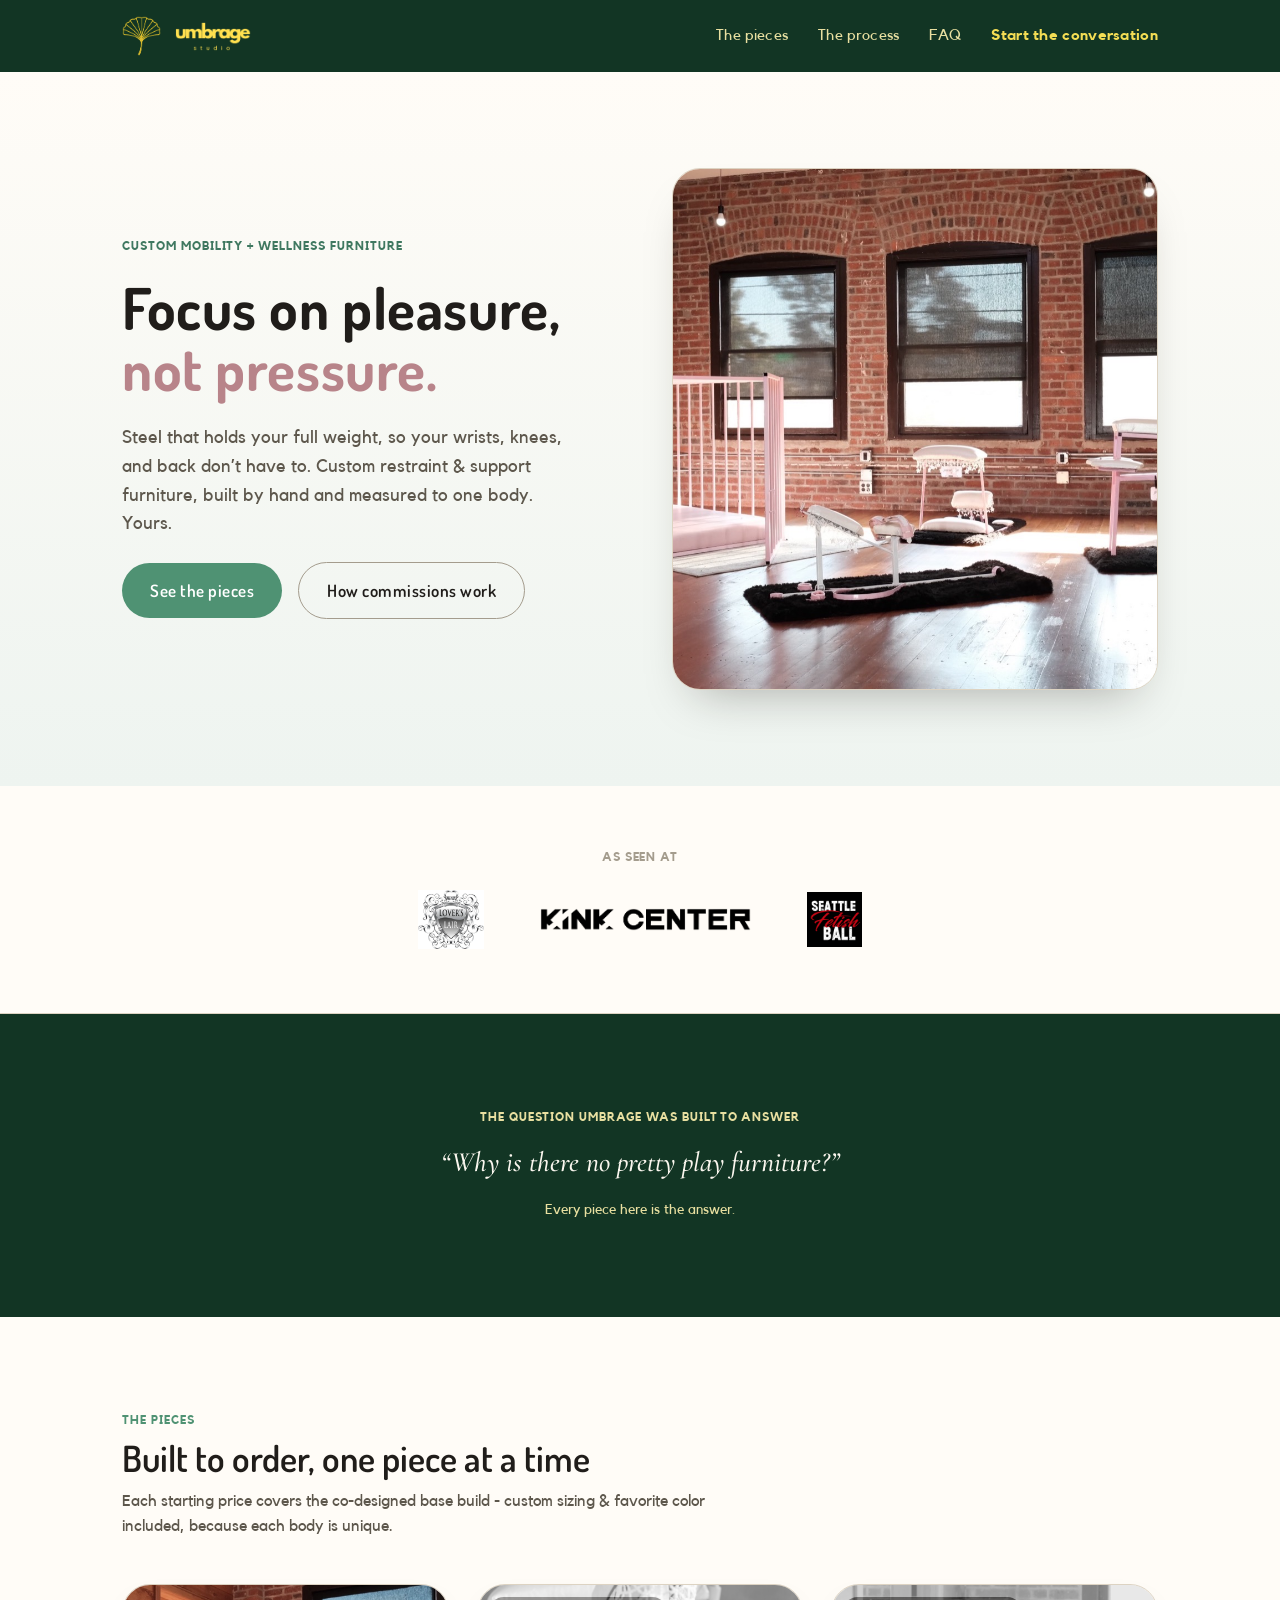
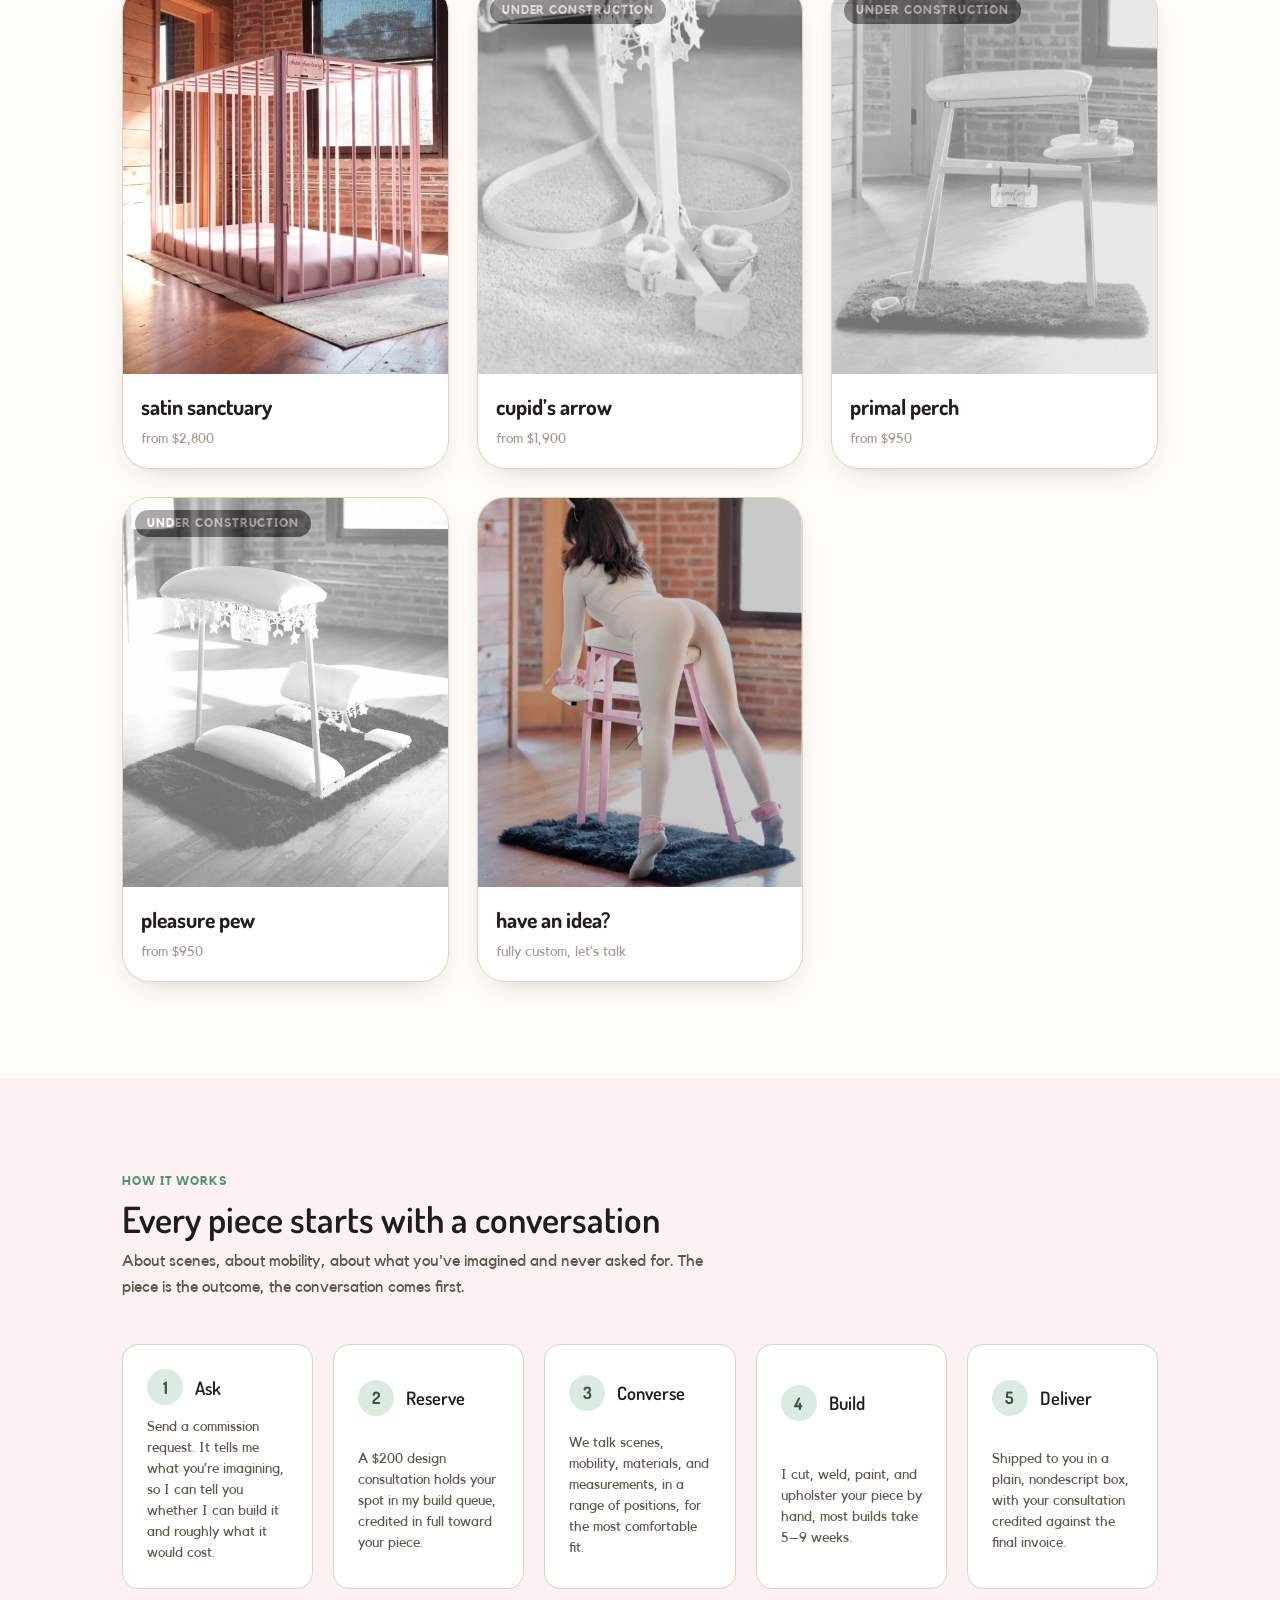
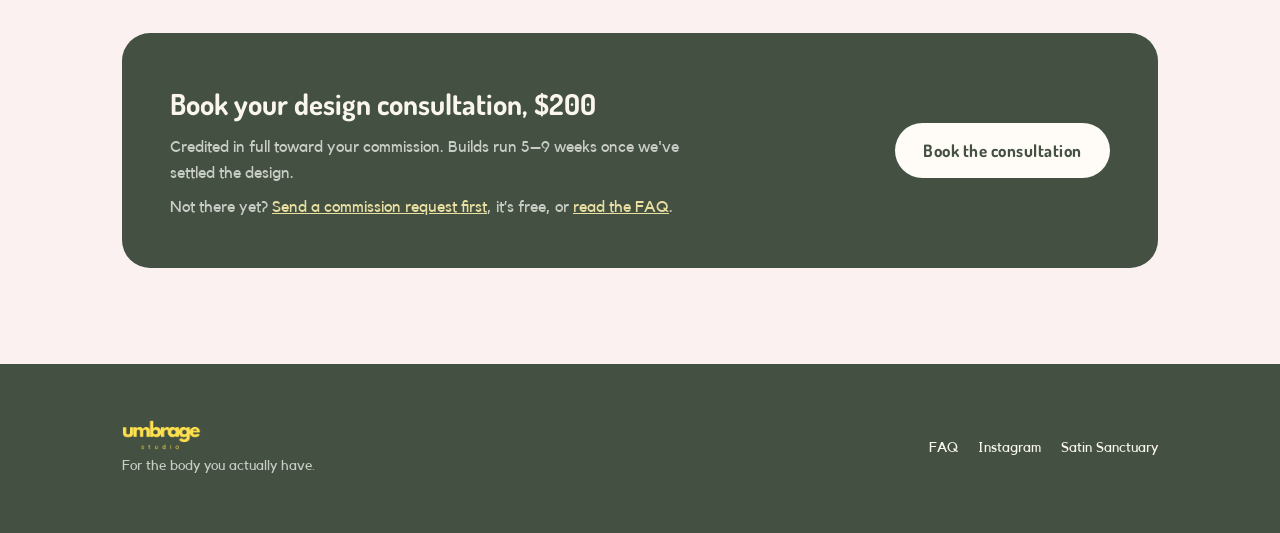
<file: index.html>
<!DOCTYPE html>
<html lang="en">
<head>
  <meta charset="utf-8">
  <meta name="viewport" content="width=device-width, initial-scale=1">
  <title>Umbrage Studio — custom mobility + wellness furniture</title>
  <meta name="description" content="Custom restraint &amp; support furniture, built by hand and measured to one body. Yours.">
  <link rel="icon" type="image/png" href="assets/ds/logo-ginkgo.png">
  <link rel="preload" href="assets/fonts/Kollektif.woff2" as="font" type="font/woff2" crossorigin>
  <link rel="preconnect" href="https://fonts.googleapis.com">
  <link rel="preconnect" href="https://fonts.gstatic.com" crossorigin>
  <link rel="stylesheet" href="https://fonts.googleapis.com/css2?family=Dosis:wght@400;500;600;700&amp;family=Cormorant+Garamond:ital,wght@0,500;1,500&amp;display=swap">
  <link rel="stylesheet" href="css/tokens.css">
  <link rel="stylesheet" href="css/site.css">
</head>
<body class="page-home">

  <!-- sticky nav -->
  <nav class="site-nav">
    <div class="nav-row">
      <a class="nav-brand" href="index.html">
        <img loading="eager" width="206" height="212" class="nav-ginkgo" src="assets/ds/logo-ginkgo.png" alt="">
        <img loading="eager" width="356" height="135" class="nav-wordmark" src="assets/ds/wordmark.png" alt="umbrage studio">
      </a>
      <div class="nav-links">
        <a href="#pieces">The pieces</a>
        <a href="#process">The process</a>
        <a href="faq.html">FAQ</a>
        <a class="nav-cta" href="request.html">Start the conversation</a>
      </div>
      <button class="nav-burger" aria-label="Menu" aria-expanded="false">
        <span></span><span></span><span></span>
      </button>
    </div>
    <div class="nav-panel">
      <div class="nav-panel-inner">
        <a href="#pieces">the pieces</a>
        <a href="#process">the process</a>
        <a href="faq.html">faq</a>
        <a href="request.html">start the conversation</a>
      </div>
    </div>
  </nav>

  <!-- hero -->
  <section class="hero">
    <div class="hero-grid">
      <div class="hero-copy">
        <span class="eyebrow eyebrow--green">Custom mobility + wellness furniture</span>
        <h1>Focus on pleasure,<br><span class="accent">not pressure.</span></h1>
        <p class="hero-lede">Steel that holds your full weight, so your wrists, knees, and back don&rsquo;t have to. Custom restraint &amp; support furniture, built by hand and measured to one body. Yours.</p>
        <div class="hero-actions">
          <a class="btn btn--primary" href="#pieces">See the pieces</a>
          <a class="btn btn--outline" href="#process">How commissions work</a>
        </div>
      </div>
      <div class="hero-image">
        <img fetchpriority="high" loading="eager" width="1400" height="939" src="assets/site/hero-dscf6725.jpeg" alt="Dusty-rose steel piece in a lived-in interior">
      </div>
    </div>
  </section>

  <!-- as seen at -->
  <section class="asa asa--under-hero asa--marquee-on-mobile">
    <div class="asa-inner">
      <div class="eyebrow eyebrow--muted">As seen at</div>
      <div class="asa-row">
        <div class="asa-tile asa-tile--lovers"><img loading="lazy" width="452" height="400" src="uploads/qt=q_95.webp" alt="Lover&rsquo;s Lair"></div>
        <div class="asa-tile asa-tile--kink"><img loading="lazy" width="1010" height="110" src="uploads/logo-horizontal.0ki7zzqfxugwg.png" alt="Kink Center"></div>
        <div class="asa-tile asa-tile--sfb"><img loading="lazy" width="300" height="300" src="uploads/SFB_Full_Dark2.png" alt="Seattle Fetish Ball"></div>
      </div>
      <div class="asa-marquee" aria-hidden="true">
        <div class="asa-marquee-track">
          <img loading="lazy" width="452" height="400" class="logo-lovers" src="uploads/qt=q_95.webp" alt="">
          <img loading="lazy" width="1010" height="110" class="logo-kink" src="uploads/logo-horizontal.0ki7zzqfxugwg.png" alt="">
          <img loading="lazy" width="300" height="300" class="logo-sfb" src="uploads/SFB_Full_Dark2.png" alt="">
          <img loading="lazy" width="452" height="400" class="logo-lovers" src="uploads/qt=q_95.webp" alt="">
          <img loading="lazy" width="1010" height="110" class="logo-kink" src="uploads/logo-horizontal.0ki7zzqfxugwg.png" alt="">
          <img loading="lazy" width="300" height="300" class="logo-sfb" src="uploads/SFB_Full_Dark2.png" alt="">
        </div>
      </div>
    </div>
  </section>

  <!-- pull-quote -->
  <section class="pull-quote">
    <div class="pull-quote-inner">
      <span class="eyebrow eyebrow--gold">The question Umbrage was built to answer</span>
      <blockquote>&ldquo;Why is there no pretty play furniture?&rdquo;</blockquote>
      <cite>Every piece here is the answer.</cite>
    </div>
  </section>

  <!-- the pieces -->
  <section id="pieces" class="section">
    <div class="section-inner">
      <div class="section-header">
        <div class="eyebrow">The pieces</div>
        <h2>Built to order, one piece at a time</h2>
        <p>Each starting price covers the co-designed base build - custom sizing &amp; favorite color included, because each body is unique.</p>
      </div>
      <div class="pieces-grid">
        <a class="piece-card" href="satin-sanctuary.html">
          <div class="piece-card-body">
            <img loading="lazy" width="500" height="700" src="assets/site/satin-sanctuary.webp" alt="satin sanctuary">
            <div class="piece-card-text">
              <div class="piece-name">satin sanctuary</div>
              <div class="piece-price">from $2,800</div>
            </div>
          </div>
        </a>
        <!-- Not linked yet. To publish: swap this div back to
             <a class="piece-card" href="cupids-arrow.html"> ... </a>
             and delete the piece-badge span below. -->
        <div class="piece-card piece-card--wip">
          <div class="piece-card-body">
            <span class="piece-badge">Under construction</span>
            <img loading="lazy" width="700" height="839" src="assets/site/cupids-arrow.jpg" alt="cupid&rsquo;s arrow">
            <div class="piece-card-text">
              <div class="piece-name">cupid&rsquo;s arrow</div>
              <div class="piece-price">from $1,900</div>
            </div>
          </div>
        </div>
        <!-- Not linked yet. To publish: swap this div back to
             <a class="piece-card" href="primal-perch.html"> ... </a>
             and delete the piece-badge span below. -->
        <div class="piece-card piece-card--wip">
          <div class="piece-card-body">
            <span class="piece-badge">Under construction</span>
            <img loading="lazy" width="500" height="700" src="assets/site/primal-perch.webp" alt="primal perch">
            <div class="piece-card-text">
              <div class="piece-name">primal perch</div>
              <div class="piece-price">from $950</div>
            </div>
          </div>
        </div>
        <!-- Not linked yet. To publish: swap this div back to
             <a class="piece-card" href="pleasure-pew.html"> ... </a>
             and delete the piece-badge span below. -->
        <div class="piece-card piece-card--wip">
          <div class="piece-card-body">
            <span class="piece-badge">Under construction</span>
            <img loading="lazy" width="500" height="700" src="assets/site/pleasure-pew.webp" alt="pleasure pew">
            <div class="piece-card-text">
              <div class="piece-name">pleasure pew</div>
              <div class="piece-price">from $950</div>
            </div>
          </div>
        </div>
        <a class="piece-card" href="request.html">
          <div class="piece-card-body">
            <img loading="lazy" width="500" height="700" src="assets/site/have-an-idea.webp" alt="have an idea?">
            <div class="piece-card-text">
              <div class="piece-name">have an idea?</div>
              <div class="piece-price">fully custom, let&rsquo;s talk</div>
            </div>
          </div>
        </a>
      </div>
    </div>
  </section>

  <!-- how it works -->
  <section id="process" class="section section--pink">
    <div class="section-inner">
      <div class="section-header">
        <div class="eyebrow">How it works</div>
        <h2>Every piece starts with a conversation</h2>
        <p>About scenes, about mobility, about what you've imagined and never asked for. The piece is the outcome, the conversation comes first.</p>
      </div>
      <div class="steps-grid">
        <div class="step-card">
          <div class="step-num">1</div>
          <div class="step-title">Ask</div>
          <p>Send a commission request. It tells me what you&rsquo;re imagining, so I can tell you whether I can build it and roughly what it would cost.</p>
        </div>
        <div class="step-card">
          <div class="step-num">2</div>
          <div class="step-title">Reserve</div>
          <p>A $200 design consultation holds your spot in my build queue, credited in full toward your piece.</p>
        </div>
        <div class="step-card">
          <div class="step-num">3</div>
          <div class="step-title">Converse</div>
          <p>We talk scenes, mobility, materials, and measurements, in a range of positions, for the most comfortable fit.</p>
        </div>
        <div class="step-card">
          <div class="step-num">4</div>
          <div class="step-title">Build</div>
          <p>I cut, weld, paint, and upholster your piece by hand, most builds take 5&ndash;9 weeks.</p>
        </div>
        <div class="step-card">
          <div class="step-num">5</div>
          <div class="step-title">Deliver</div>
          <p>Shipped to you in a plain, nondescript box, with your consultation credited against the final invoice.</p>
        </div>
      </div>
      <div class="consult-cta">
        <div class="consult-cta-copy">
          <div class="consult-cta-title">Book your design consultation, $200</div>
          <p>Credited in full toward your commission. Builds run 5&ndash;9 weeks once we've settled the design.</p>
          <p>Not there yet? <a style="color: var(--gold-eyebrow);" href="request.html">Send a commission request first</a>, it&rsquo;s free, or <a href="faq.html" style="color: var(--gold-eyebrow);">read the FAQ</a>.</p>
        </div>
        <a class="btn btn--cream" href="booking.html">Book the consultation</a>
      </div>
    </div>
  </section>

  <!-- footer -->
  <footer class="site-footer">
    <div class="site-footer-inner">
      <div class="site-footer-brand">
        <img loading="lazy" width="356" height="135" src="assets/ds/wordmark.png" alt="umbrage studio">
        <p>For the body you actually have.</p>
      </div>
      <div class="site-footer-links">
        <a href="faq.html">FAQ</a>
        <a href="https://www.instagram.com/umbragestudio" target="_blank" rel="noopener">Instagram</a>
        <a href="satin-sanctuary.html">Satin Sanctuary</a>
      </div>
    </div>
  </footer>

  <script src="js/site.js"></script>
</body>
</html>
</file>
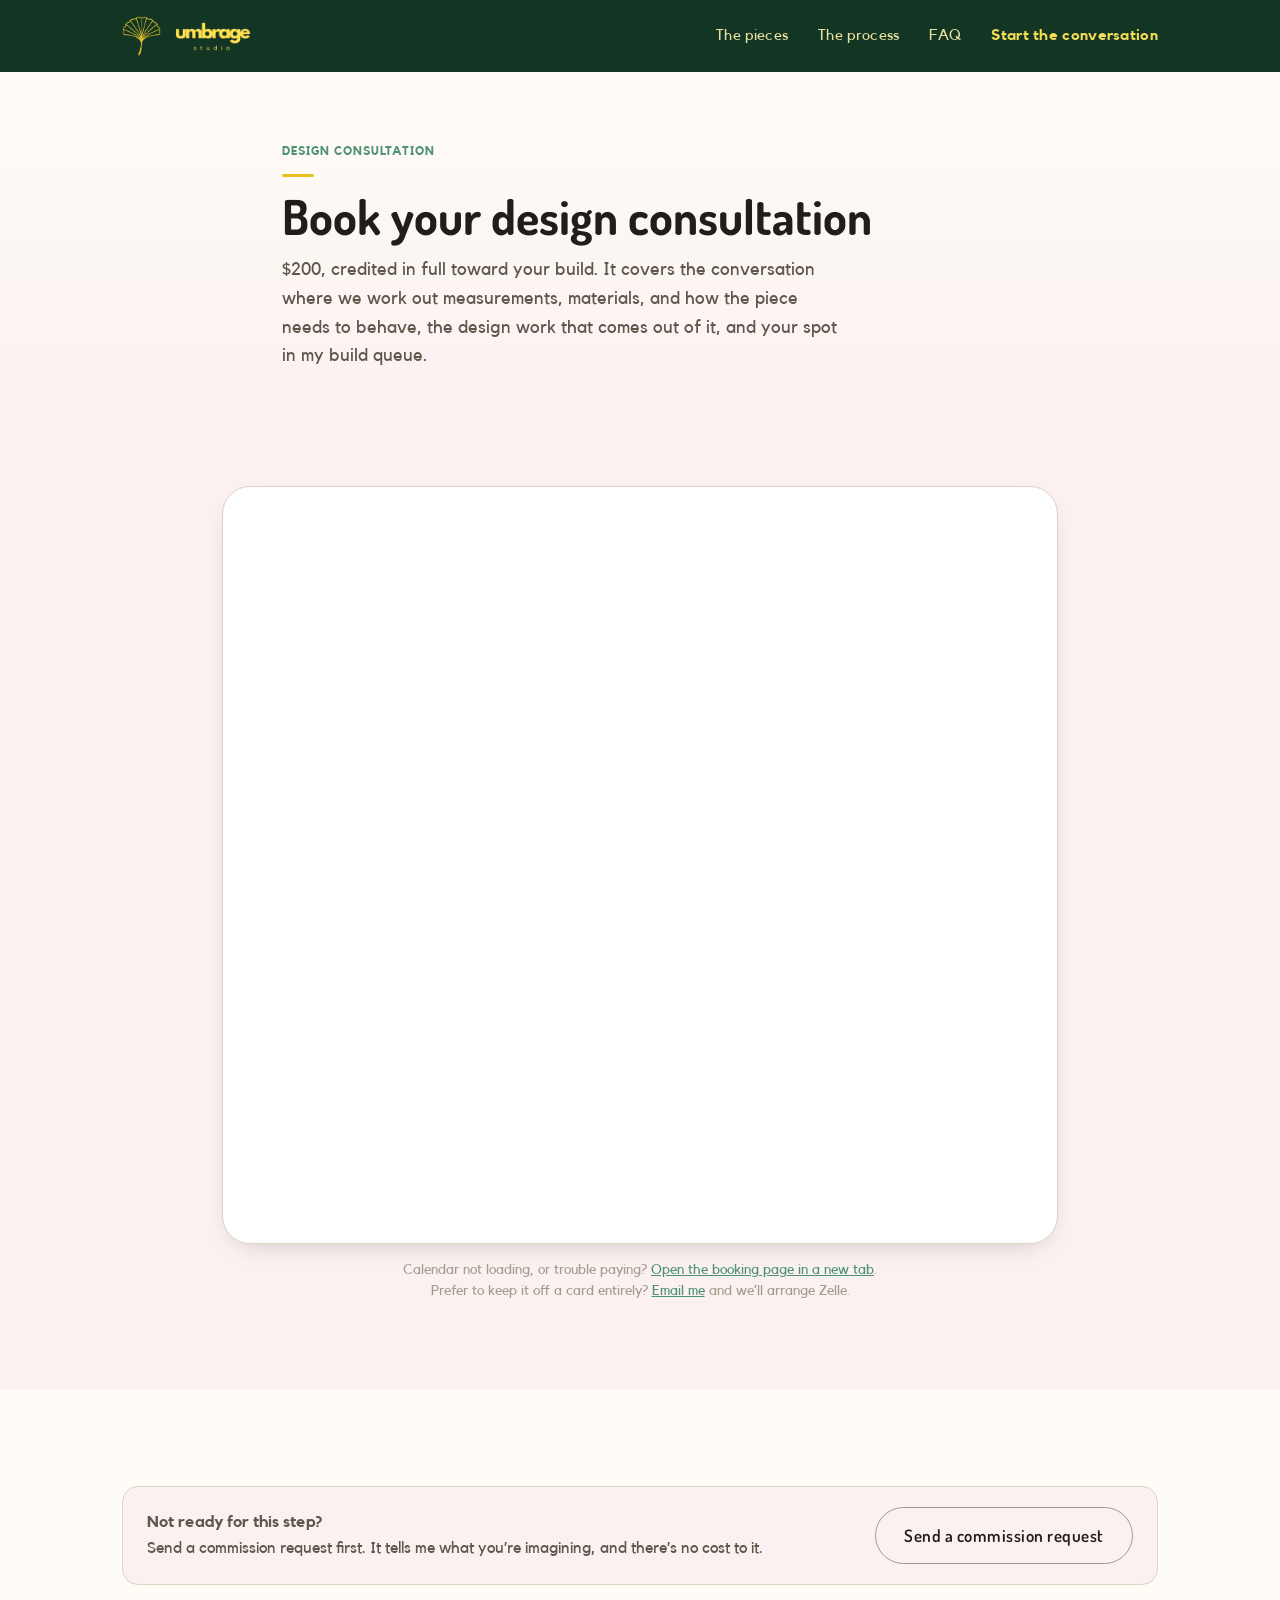
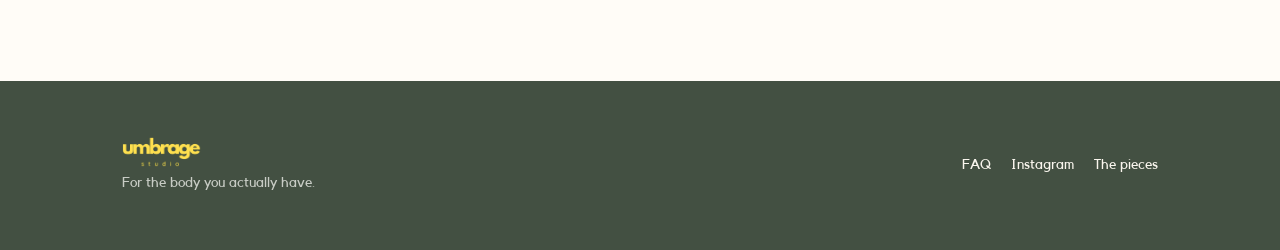
<file: booking.html>
<!DOCTYPE html>
<html lang="en">
<head>
  <meta charset="utf-8">
  <meta name="viewport" content="width=device-width, initial-scale=1">
  <title>Book a design consultation — Umbrage Studio</title>
  <meta name="description" content="Book your $200 design consultation. Credited in full toward your build.">
  <link rel="icon" type="image/png" href="assets/ds/logo-ginkgo.png">
  <link rel="preload" href="assets/fonts/Kollektif.woff2" as="font" type="font/woff2" crossorigin>
  <link rel="preconnect" href="https://fonts.googleapis.com">
  <link rel="preconnect" href="https://fonts.gstatic.com" crossorigin>
  <link rel="stylesheet" href="https://fonts.googleapis.com/css2?family=Dosis:wght@400;500;600;700&amp;family=Cormorant+Garamond:ital,wght@0,500;1,500&amp;display=swap">
  <link rel="stylesheet" href="css/tokens.css">
  <link rel="stylesheet" href="css/site.css">
</head>
<body class="page-booking">

  <!-- sticky nav -->
  <nav class="site-nav">
    <div class="nav-row">
      <a class="nav-brand" href="index.html">
        <img loading="eager" width="206" height="212" class="nav-ginkgo" src="assets/ds/logo-ginkgo.png" alt="">
        <img loading="eager" width="356" height="135" class="nav-wordmark" src="assets/ds/wordmark.png" alt="umbrage studio">
      </a>
      <div class="nav-links">
        <a href="index.html#pieces">The pieces</a>
        <a href="index.html#process">The process</a>
        <a href="faq.html">FAQ</a>
        <a class="nav-cta" href="request.html">Start the conversation</a>
      </div>
      <button class="nav-burger" aria-label="Menu" aria-expanded="false">
        <span></span><span></span><span></span>
      </button>
    </div>
    <div class="nav-panel">
      <div class="nav-panel-inner">
        <a href="index.html#pieces">the pieces</a>
        <a href="index.html#process">the process</a>
        <a href="faq.html">faq</a>
        <a href="request.html">start the conversation</a>
      </div>
    </div>
  </nav>

  <!-- header -->
  <header class="page-header">
    <div class="page-header-inner">
      <span class="eyebrow">Design consultation</span>
      <div class="gold-tick"></div>
      <h1>Book your design consultation</h1>
      <p>$200, credited in full toward your build. It covers the conversation where we work out measurements, materials, and how the piece needs to behave, the design work that comes out of it, and your spot in my build queue.</p>
    </div>
  </header>

  <!-- the calendar -->
  <section class="section section--pink">
    <div class="form-inner form-inner--wide">
      <div class="form-embed form-embed--calendar">
        <!-- Pointed at the custom domain, not umbrage.neetocal.com, so the
             booking session stays same-site as umbrage.studio and its cookies
             survive browser tracking protection. dynamicHeight makes NeetoCal
             post its height as it changes; js/site.js resizes the frame. -->
        <iframe
          id="booking-frame"
          src="https://meeting.umbrage.studio/design-consultation?dynamicHeight=true"
          title="Book a design consultation"
          allow="payment *"></iframe>
      </div>
      <p class="form-fallback">Calendar not loading, or trouble paying? <a href="https://meeting.umbrage.studio/design-consultation" target="_blank" rel="noopener">Open the booking page in a new tab</a>.<br>Prefer to keep it off a card entirely? <a href="mailto:umbragestudio@gmail.com?subject=Design%20consultation%20by%20Zelle">Email me</a> and we&rsquo;ll arrange Zelle.</p>
    </div>
  </section>

  <!-- not ready yet -->
  <section class="section">
    <div class="section-inner">
      <div class="callout callout--pink">
        <p><strong>Not ready for this step?</strong><br>Send a commission request first. It tells me what you&rsquo;re imagining, and there&rsquo;s no cost to it.</p>
        <a class="btn btn--outline" href="request.html">Send a commission request</a>
      </div>
    </div>
  </section>

  <!-- footer -->
  <footer class="site-footer">
    <div class="site-footer-inner">
      <div class="site-footer-brand">
        <img loading="lazy" width="356" height="135" src="assets/ds/wordmark.png" alt="umbrage studio">
        <p>For the body you actually have.</p>
      </div>
      <div class="site-footer-links">
        <a href="faq.html">FAQ</a>
        <a href="https://www.instagram.com/umbragestudio" target="_blank" rel="noopener">Instagram</a>
        <a href="index.html#pieces">The pieces</a>
      </div>
    </div>
  </footer>

  <script src="js/site.js"></script>
</body>
</html>
</file>
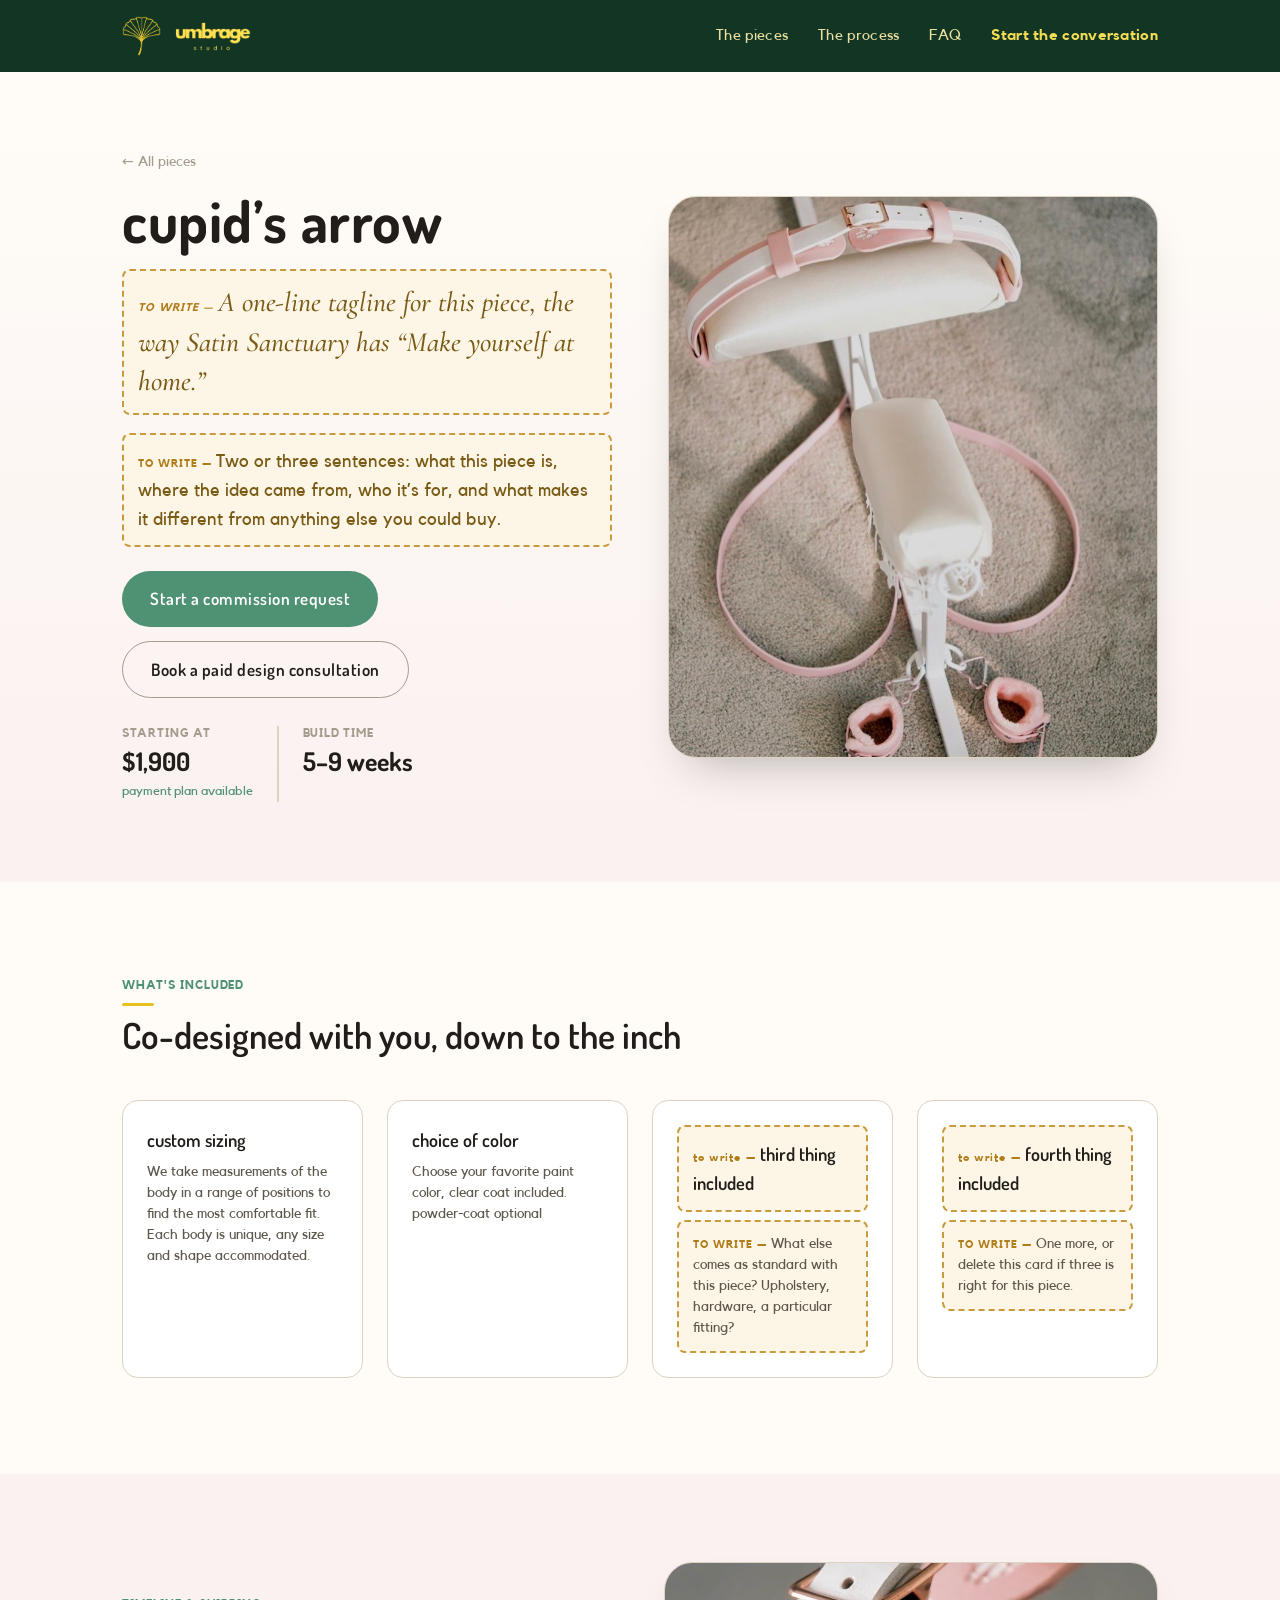
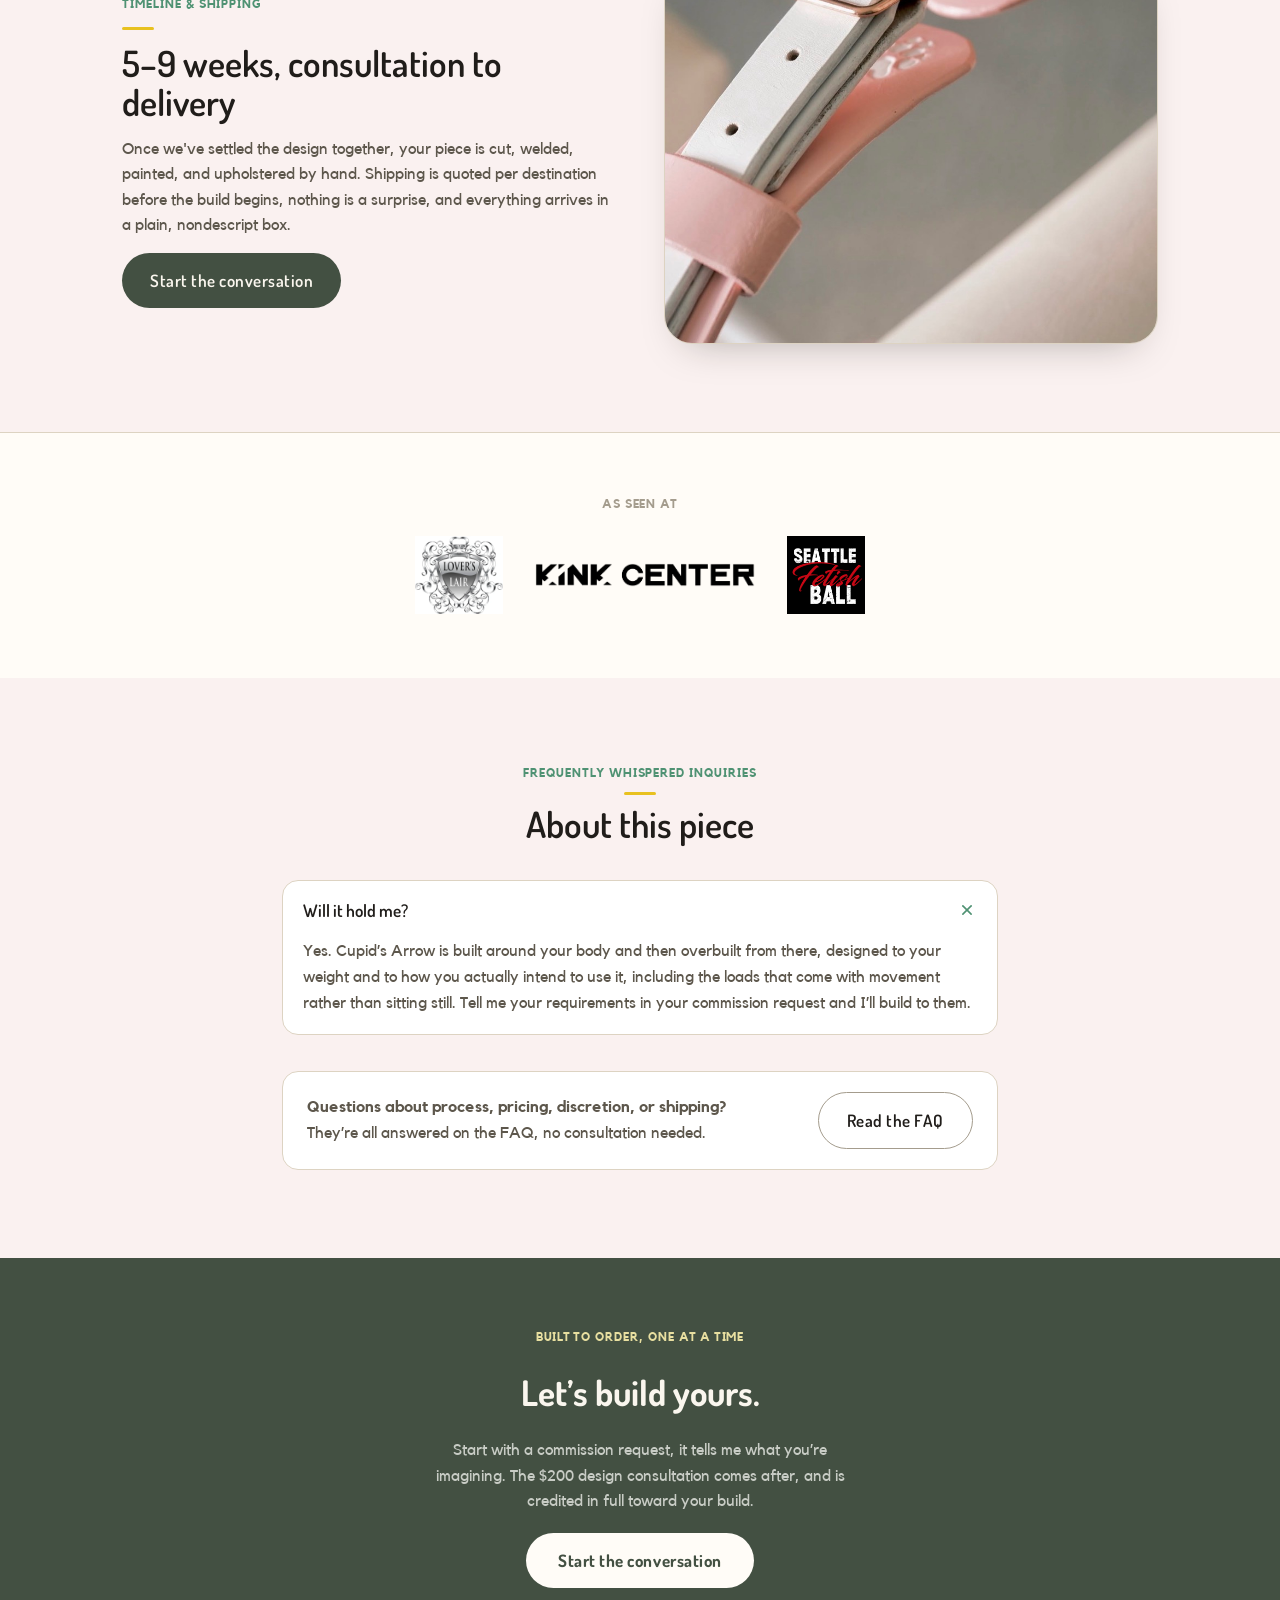
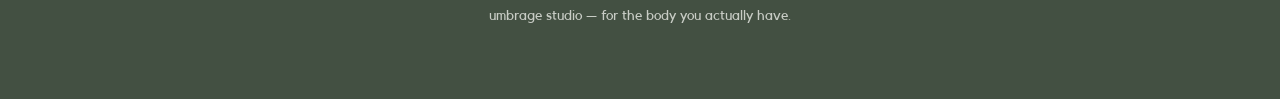
<file: cupids-arrow.html>
<!DOCTYPE html>
<!--
  STUB PAGE — cupid's arrow
  Everything wrapped in class="placeholder" still needs your words. It renders
  in a dashed amber box so it can't ship by accident. Once you've written the
  real copy, delete the class="placeholder" attribute from that element.
  Studio-wide facts (5-9 weeks, shipping, payment plans) are already correct.
-->
<html lang="en">
<head>
  <meta charset="utf-8">
  <meta name="viewport" content="width=device-width, initial-scale=1">
  <title>Cupid&rsquo;s Arrow — Umbrage Studio</title>
  <meta name="description" content="Cupid's Arrow — custom-built by hand at Umbrage Studio, measured to one body. Yours.">
  <link rel="icon" type="image/png" href="assets/ds/logo-ginkgo.png">
  <link rel="preload" href="assets/fonts/Kollektif.woff2" as="font" type="font/woff2" crossorigin>
  <link rel="preconnect" href="https://fonts.googleapis.com">
  <link rel="preconnect" href="https://fonts.gstatic.com" crossorigin>
  <link rel="stylesheet" href="https://fonts.googleapis.com/css2?family=Dosis:wght@400;500;600;700&amp;family=Cormorant+Garamond:ital,wght@0,500;1,500&amp;display=swap">
  <link rel="stylesheet" href="css/tokens.css">
  <link rel="stylesheet" href="css/site.css">
</head>
<body class="page-piece">

  <!-- sticky nav -->
  <nav class="site-nav">
    <div class="nav-row">
      <a class="nav-brand" href="index.html">
        <img loading="eager" width="206" height="212" class="nav-ginkgo" src="assets/ds/logo-ginkgo.png" alt="">
        <img loading="eager" width="356" height="135" class="nav-wordmark" src="assets/ds/wordmark.png" alt="umbrage studio">
      </a>
      <div class="nav-links">
        <a href="index.html#pieces">The pieces</a>
        <a href="index.html#process">The process</a>
        <a href="faq.html">FAQ</a>
        <a class="nav-cta" href="request.html">Start the conversation</a>
      </div>
      <button class="nav-burger" aria-label="Menu" aria-expanded="false">
        <span></span><span></span><span></span>
      </button>
    </div>
    <div class="nav-panel">
      <div class="nav-panel-inner">
        <a href="index.html#pieces">the pieces</a>
        <a href="index.html#process">the process</a>
        <a href="faq.html">faq</a>
        <a href="request.html">start the conversation</a>
      </div>
    </div>
  </nav>

  <!-- hero -->
  <section class="hero hero--pink">
    <div class="hero-grid">
      <div class="hero-copy">
        <a class="back-link" href="index.html#pieces">&larr; All pieces</a>
        <h1 style="text-transform: lowercase;">cupid&rsquo;s arrow</h1>
        <p class="hero-tagline placeholder">A one-line tagline for this piece, the way Satin Sanctuary has &ldquo;Make yourself at home.&rdquo;</p>
        <p class="hero-lede placeholder">Two or three sentences: what this piece is, where the idea came from, who it&rsquo;s for, and what makes it different from anything else you could buy.</p>
        <div class="hero-actions">
          <a class="btn btn--primary" href="request.html">Start a commission request</a>
          <a class="btn btn--outline" href="booking.html">Book a paid design consultation</a>
        </div>
        <div class="hero-stats">
          <div class="hero-stat">
            <div class="stat-label">Starting at</div>
            <div class="stat-value">$1,900</div>
            <a class="stat-link" href="faq.html#payment-plan">payment plan available</a>
          </div>
          <div class="stat-divider"></div>
          <div class="hero-stat">
            <div class="stat-label">Build time</div>
            <div class="stat-value">5&ndash;9 weeks</div>
          </div>
        </div>
      </div>
      <div class="hero-image">
        <img loading="eager" width="800" height="1421" src="assets/site/cupids-arrow-detail.jpg" alt="Cupid&rsquo;s Arrow, white and pink padded bench with cuffs and lace star detailing">
      </div>
    </div>
  </section>

  <!-- what's included -->
  <section class="section">
    <div class="section-inner">
      <div class="section-header">
        <div class="eyebrow">What's included</div>
        <div class="gold-tick"></div>
        <h2>Co-designed with you, down to the inch</h2>
      </div>
      <div class="feature-grid">
        <div class="feature-card">
          <div class="feature-title">custom sizing</div>
          <p>We take measurements of the body in a range of positions to find the most comfortable fit. Each body is unique, any size and shape accommodated.</p>
        </div>
        <div class="feature-card">
          <div class="feature-title">choice of color</div>
          <p>Choose your favorite paint color, clear coat included. powder-coat optional</p>
        </div>
        <div class="feature-card">
          <div class="feature-title placeholder">third thing included</div>
          <p class="placeholder">What else comes as standard with this piece? Upholstery, hardware, a particular fitting?</p>
        </div>
        <div class="feature-card">
          <div class="feature-title placeholder">fourth thing included</div>
          <p class="placeholder">One more, or delete this card if three is right for this piece.</p>
        </div>
      </div>
    </div>
  </section>

  <!-- add-ons & upgrades — uncomment and fill in if this piece has them
  <section class="section section--pink">
    <div class="section-inner">
      <div class="section-header">
        <div class="eyebrow">Add-ons &amp; upgrades</div>
        <div class="gold-tick"></div>
        <h2>The only limit is your imagination</h2>
        <p>A few things previously explored or requested, by no means comprehensive. Priced during your consultation.</p>
      </div>
      <div class="addon-grid">
        <div class="addon-card">
          <div class="addon-title">Paint</div>
          <ul>
            <li>Rustoleum glitter layer</li>
            <li>Montana HOLOGRAM glitter layer</li>
            <li>Custom candy paint</li>
          </ul>
        </div>
      </div>
    </div>
  </section>
  -->

  <!-- timeline & shipping -->
  <section class="section section--pink">
    <div class="timeline-grid">
      <div class="timeline-copy">
        <div class="eyebrow">Timeline &amp; shipping</div>
        <div class="gold-tick"></div>
        <h2>5&ndash;9 weeks, consultation to delivery</h2>
        <p>Once we've settled the design together, your piece is cut, welded, painted, and upholstered by hand. Shipping is quoted per destination before the build begins, nothing is a surprise, and everything arrives in a plain, nondescript box.</p>
        <a class="btn btn--forest" href="request.html">Start the conversation</a>
      </div>
      <div class="timeline-image">
        <img loading="lazy" width="900" height="1190" src="assets/ds/product-strap-buckle-detail.jpg" alt="Pink and white leather strap with rose-gold buckle">
      </div>
    </div>
  </section>

  <!-- as seen at -->
  <section class="asa asa--above-faq">
    <div class="asa-inner">
      <div class="eyebrow eyebrow--muted">As seen at</div>
      <div class="asa-row">
        <div class="asa-tile asa-tile--lovers"><img loading="lazy" width="452" height="400" src="uploads/qt=q_95.webp" alt="Lover&rsquo;s Lair"></div>
        <div class="asa-tile asa-tile--kink"><img loading="lazy" width="1010" height="110" src="uploads/logo-horizontal.0ki7zzqfxugwg.png" alt="Kink Center"></div>
        <div class="asa-tile asa-tile--sfb"><img loading="lazy" width="300" height="300" src="uploads/SFB_Full_Dark2.png" alt="Seattle Fetish Ball"></div>
      </div>
    </div>
  </section>

  <!-- FAQ, this piece only. Everything studio-wide lives on faq.html -->
  <section id="faq" class="section section--pink">
    <div class="faq-inner">
      <div class="faq-header">
        <div class="eyebrow">Frequently whispered inquiries</div>
        <div class="gold-tick"></div>
        <h2>About this piece</h2>
      </div>
      <div class="faq-list">
        <div class="faq-item open">
          <button class="faq-q" aria-expanded="true">
            <div class="q-text">Will it hold me?</div>
            <div class="faq-icon"><svg xmlns="http://www.w3.org/2000/svg" width="20" height="20" viewBox="0 0 24 24" fill="none" stroke="currentColor" stroke-width="2" stroke-linecap="round"><path d="M12 5v14"></path><path d="M5 12h14"></path></svg></div>
          </button>
          <p class="faq-a">Yes. Cupid&rsquo;s Arrow is built around your body and then overbuilt from there, designed to your weight and to how you actually intend to use it, including the loads that come with movement rather than sitting still. Tell me your requirements in your commission request and I&rsquo;ll build to them.</p>
        </div>
        <!-- Add more questions people ask specifically about this piece:
             space needed, how it comes apart for moving, materials.
             Copy the block above to add one. -->
      </div>

      <div class="callout">
        <p><strong>Questions about process, pricing, discretion, or shipping?</strong><br>They&rsquo;re all answered on the FAQ, no consultation needed.</p>
        <a class="btn btn--outline" href="faq.html">Read the FAQ</a>
      </div>
    </div>
  </section>

  <!-- footer CTA -->
  <footer class="footer-cta">
    <div class="footer-cta-inner">
      <span class="eyebrow eyebrow--gold">Built to order, one at a time</span>
      <div class="footer-cta-headline">Let&rsquo;s build yours.</div>
      <p>Start with a commission request, it tells me what you&rsquo;re imagining. The $200 design consultation comes after, and is credited in full toward your build.</p>
      <a class="btn btn--cream" href="request.html">Start the conversation</a>
      <p class="small">umbrage studio &mdash; for the body you actually have.</p>
    </div>
  </footer>

  <script src="js/site.js"></script>
</body>
</html>
</file>
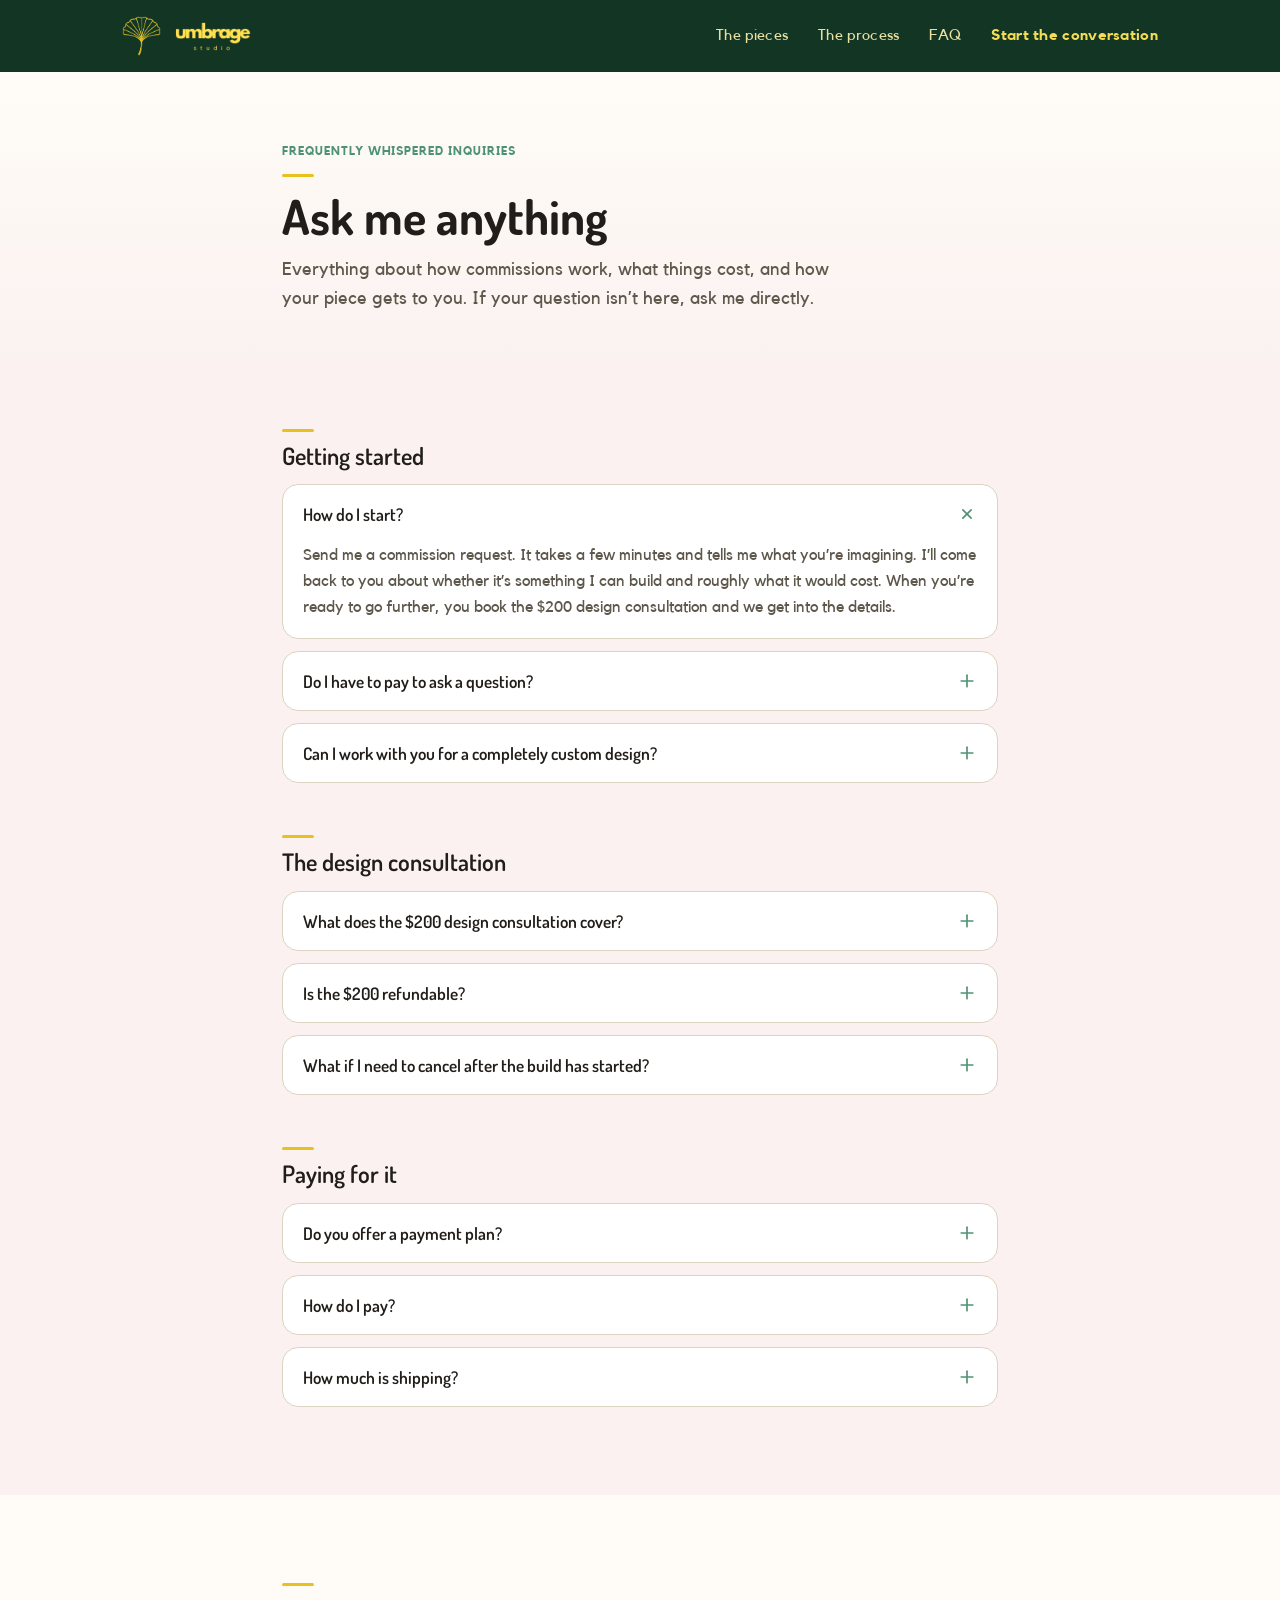
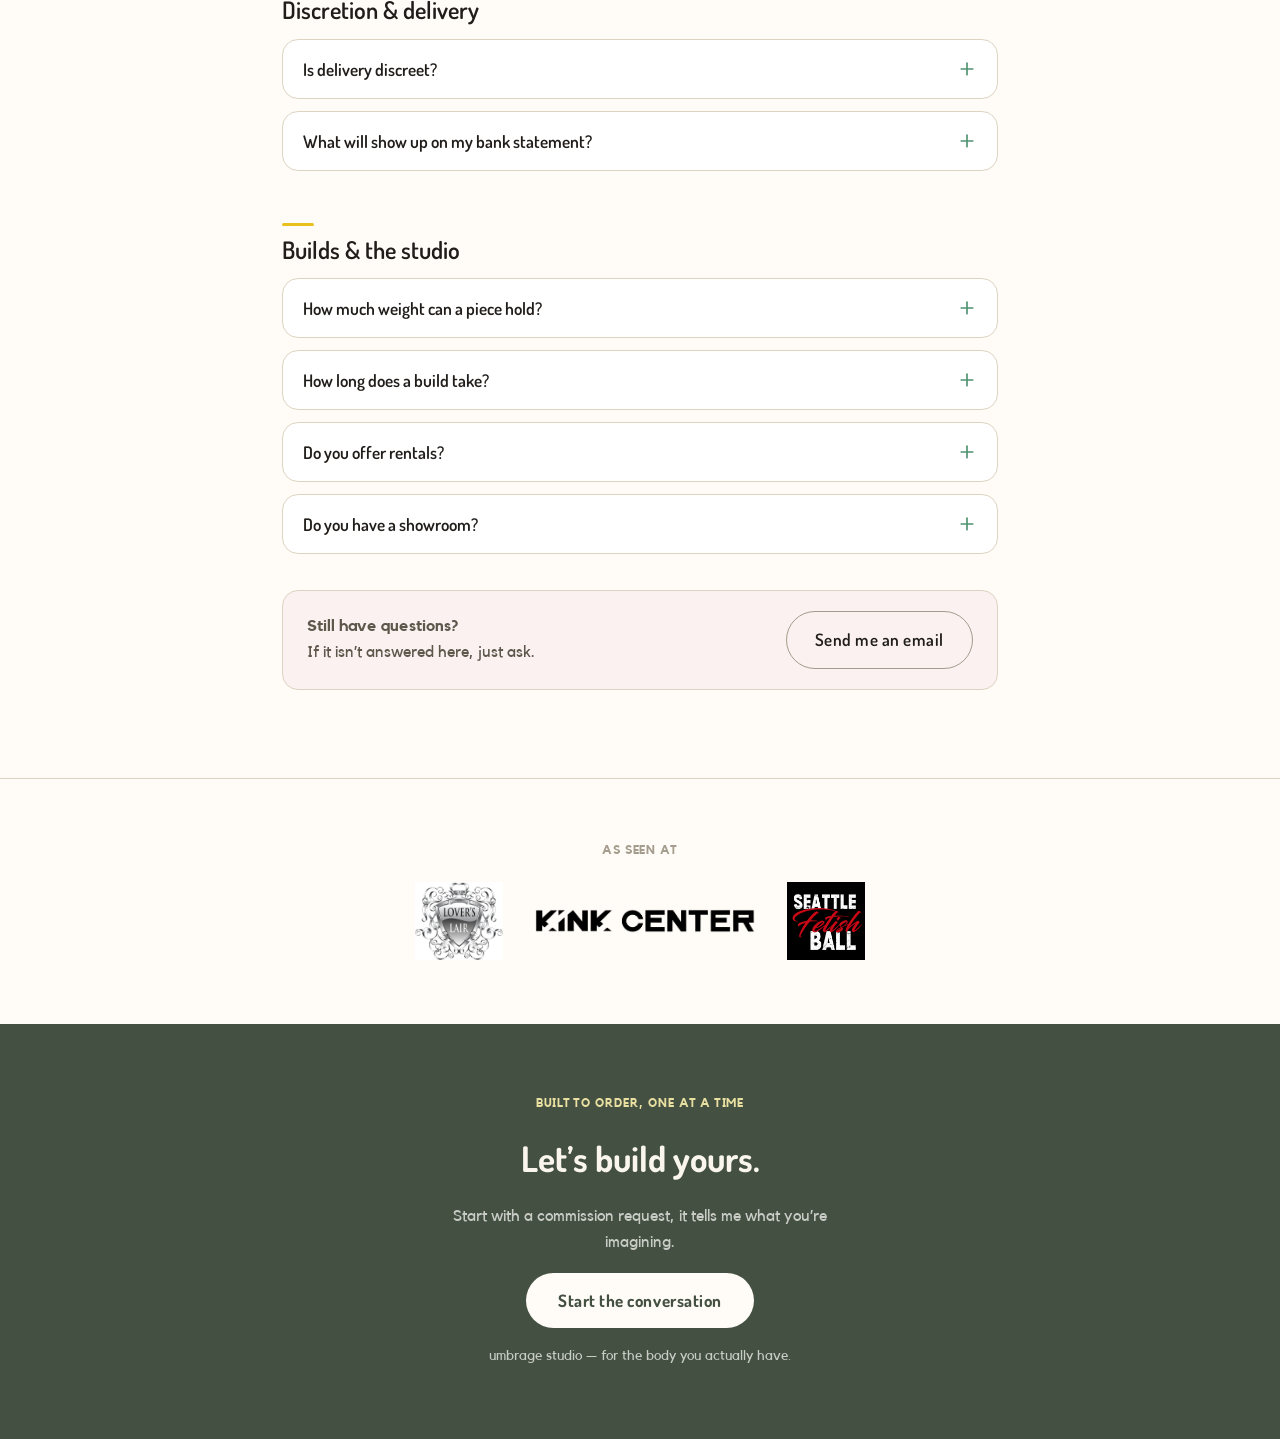
<file: faq.html>
<!DOCTYPE html>
<html lang="en">
<head>
  <meta charset="utf-8">
  <meta name="viewport" content="width=device-width, initial-scale=1">
  <title>FAQ — Umbrage Studio</title>
  <meta name="description" content="How commissions work at Umbrage Studio: process, pricing, payment plans, discretion, shipping, and timelines.">
  <link rel="icon" type="image/png" href="assets/ds/logo-ginkgo.png">
  <link rel="preload" href="assets/fonts/Kollektif.woff2" as="font" type="font/woff2" crossorigin>
  <link rel="preconnect" href="https://fonts.googleapis.com">
  <link rel="preconnect" href="https://fonts.gstatic.com" crossorigin>
  <link rel="stylesheet" href="https://fonts.googleapis.com/css2?family=Dosis:wght@400;500;600;700&amp;family=Cormorant+Garamond:ital,wght@0,500;1,500&amp;display=swap">
  <link rel="stylesheet" href="css/tokens.css">
  <link rel="stylesheet" href="css/site.css">
</head>
<body class="page-faq">

  <!-- sticky nav -->
  <nav class="site-nav">
    <div class="nav-row">
      <a class="nav-brand" href="index.html">
        <img loading="eager" width="206" height="212" class="nav-ginkgo" src="assets/ds/logo-ginkgo.png" alt="">
        <img loading="eager" width="356" height="135" class="nav-wordmark" src="assets/ds/wordmark.png" alt="umbrage studio">
      </a>
      <div class="nav-links">
        <a href="index.html#pieces">The pieces</a>
        <a href="index.html#process">The process</a>
        <a href="faq.html">FAQ</a>
        <a class="nav-cta" href="request.html">Start the conversation</a>
      </div>
      <button class="nav-burger" aria-label="Menu" aria-expanded="false">
        <span></span><span></span><span></span>
      </button>
    </div>
    <div class="nav-panel">
      <div class="nav-panel-inner">
        <a href="index.html#pieces">the pieces</a>
        <a href="index.html#process">the process</a>
        <a href="faq.html">faq</a>
        <a href="request.html">start the conversation</a>
      </div>
    </div>
  </nav>

  <!-- header -->
  <header class="page-header">
    <div class="page-header-inner">
      <span class="eyebrow">Frequently whispered inquiries</span>
      <div class="gold-tick"></div>
      <h1>Ask me anything</h1>
      <p>Everything about how commissions work, what things cost, and how your piece gets to you. If your question isn&rsquo;t here, ask me directly.</p>
    </div>
  </header>

  <!-- FAQ, part one -->
  <section class="section section--pink">
    <div class="faq-inner faq-inner--tight">
      <div class="faq-groups">

        <div class="faq-group">
          <div class="faq-group-title">Getting started</div>
          <div class="faq-list">

            <div class="faq-item open">
              <button class="faq-q" aria-expanded="true">
                <div class="q-text">How do I start?</div>
                <div class="faq-icon"><svg xmlns="http://www.w3.org/2000/svg" width="20" height="20" viewBox="0 0 24 24" fill="none" stroke="currentColor" stroke-width="2" stroke-linecap="round"><path d="M12 5v14"></path><path d="M5 12h14"></path></svg></div>
              </button>
              <p class="faq-a">Send me a commission request. It takes a few minutes and tells me what you&rsquo;re imagining. I&rsquo;ll come back to you about whether it&rsquo;s something I can build and roughly what it would cost. When you&rsquo;re ready to go further, you book the $200 design consultation and we get into the details.</p>
            </div>

            <div class="faq-item">
              <button class="faq-q" aria-expanded="false">
                <div class="q-text">Do I have to pay to ask a question?</div>
                <div class="faq-icon"><svg xmlns="http://www.w3.org/2000/svg" width="20" height="20" viewBox="0 0 24 24" fill="none" stroke="currentColor" stroke-width="2" stroke-linecap="round"><path d="M12 5v14"></path><path d="M5 12h14"></path></svg></div>
              </button>
              <p class="faq-a">No. Anything about process, pricing, timelines, shipping, or discretion is answered on this page, and the commission request is free. The $200 consultation is for the work that&rsquo;s specific to you: designing around your body, your space, and how you actually intend to use the piece.</p>
            </div>

            <div class="faq-item">
              <button class="faq-q" aria-expanded="false">
                <div class="q-text">Can I work with you for a completely custom design?</div>
                <div class="faq-icon"><svg xmlns="http://www.w3.org/2000/svg" width="20" height="20" viewBox="0 0 24 24" fill="none" stroke="currentColor" stroke-width="2" stroke-linecap="round"><path d="M12 5v14"></path><path d="M5 12h14"></path></svg></div>
              </button>
              <p class="faq-a">Yes, that&rsquo;s the heart of the studio. Every piece starts with a conversation about scenes, mobility, and what you&rsquo;ve imagined and never asked for. Send a commission request and bring your idea.</p>
            </div>

          </div>
        </div>

        <div class="faq-group">
          <div class="faq-group-title">The design consultation</div>
          <div class="faq-list">

            <div class="faq-item">
              <button class="faq-q" aria-expanded="false">
                <div class="q-text">What does the $200 design consultation cover?</div>
                <div class="faq-icon"><svg xmlns="http://www.w3.org/2000/svg" width="20" height="20" viewBox="0 0 24 24" fill="none" stroke="currentColor" stroke-width="2" stroke-linecap="round"><path d="M12 5v14"></path><path d="M5 12h14"></path></svg></div>
              </button>
              <p class="faq-a">My time reviewing your commission request, the conversation where we work out measurements, materials, and how the piece needs to behave, and the design work that comes out of it. It also holds your spot in my build queue. It is credited in full toward your commission, so if you go ahead with a build it costs you nothing extra.</p>
            </div>

            <div class="faq-item">
              <button class="faq-q" aria-expanded="false">
                <div class="q-text">Is the $200 refundable?</div>
                <div class="faq-icon"><svg xmlns="http://www.w3.org/2000/svg" width="20" height="20" viewBox="0 0 24 24" fill="none" stroke="currentColor" stroke-width="2" stroke-linecap="round"><path d="M12 5v14"></path><path d="M5 12h14"></path></svg></div>
              </button>
              <p class="faq-a">No. It pays for real work that happens before anything is built, so it isn&rsquo;t refundable. What it does do is come straight off your total, so it&rsquo;s a deposit rather than a fee if you go ahead.</p>
            </div>

            <div class="faq-item">
              <button class="faq-q" aria-expanded="false">
                <div class="q-text">What if I need to cancel after the build has started?</div>
                <div class="faq-icon"><svg xmlns="http://www.w3.org/2000/svg" width="20" height="20" viewBox="0 0 24 24" fill="none" stroke="currentColor" stroke-width="2" stroke-linecap="round"><path d="M12 5v14"></path><path d="M5 12h14"></path></svg></div>
              </button>
              <p class="faq-a">Once your design is settled I start buying materials and building, so payments toward the build aren&rsquo;t refundable, that money has already gone into steel, upholstery, and hours. If you need to stop partway, the materials already purchased may be usable for a future commission.</p>
            </div>

          </div>
        </div>

        <div class="faq-group">
          <div class="faq-group-title">Paying for it</div>
          <div class="faq-list">

            <div class="faq-item" id="payment-plan">
              <button class="faq-q" aria-expanded="false">
                <div class="q-text">Do you offer a payment plan?</div>
                <div class="faq-icon"><svg xmlns="http://www.w3.org/2000/svg" width="20" height="20" viewBox="0 0 24 24" fill="none" stroke="currentColor" stroke-width="2" stroke-linecap="round"><path d="M12 5v14"></path><path d="M5 12h14"></path></svg></div>
              </button>
              <p class="faq-a">Yes. If you&rsquo;d rather spread it out, we can. It begins with the $200 design consultation, which comes straight off your total. Then we set a monthly amount that actually fits your budget, and your design gets underway right away. I order materials once you&rsquo;re halfway paid, start building at 70%, and ship the day it&rsquo;s paid in full. No interest, no rush.</p>
            </div>

            <div class="faq-item">
              <button class="faq-q" aria-expanded="false">
                <div class="q-text">How do I pay?</div>
                <div class="faq-icon"><svg xmlns="http://www.w3.org/2000/svg" width="20" height="20" viewBox="0 0 24 24" fill="none" stroke="currentColor" stroke-width="2" stroke-linecap="round"><path d="M12 5v14"></path><path d="M5 12h14"></path></svg></div>
              </button>
              <p class="faq-a">Card, through the booking page. If you&rsquo;d prefer to keep the purchase off a card entirely, Zelle works too, just ask and I&rsquo;ll send details.</p>
            </div>

            <div class="faq-item">
              <button class="faq-q" aria-expanded="false">
                <div class="q-text">How much is shipping?</div>
                <div class="faq-icon"><svg xmlns="http://www.w3.org/2000/svg" width="20" height="20" viewBox="0 0 24 24" fill="none" stroke="currentColor" stroke-width="2" stroke-linecap="round"><path d="M12 5v14"></path><path d="M5 12h14"></path></svg></div>
              </button>
              <p class="faq-a">Shipping is quoted per piece and destination before the build begins, most US freight deliveries land in the $150&ndash;$400 range. Nothing is a surprise.</p>
            </div>

          </div>
        </div>

      </div>
    </div>
  </section>

  <!-- FAQ, part two -->
  <section class="section">
    <div class="faq-inner">
      <div class="faq-groups">

        <div class="faq-group">
          <div class="faq-group-title">Discretion &amp; delivery</div>
          <div class="faq-list">

            <div class="faq-item" id="discretion">
              <button class="faq-q" aria-expanded="false">
                <div class="q-text">Is delivery discreet?</div>
                <div class="faq-icon"><svg xmlns="http://www.w3.org/2000/svg" width="20" height="20" viewBox="0 0 24 24" fill="none" stroke="currentColor" stroke-width="2" stroke-linecap="round"><path d="M12 5v14"></path><path d="M5 12h14"></path></svg></div>
              </button>
              <p class="faq-a">Yes. Your piece ships in a plain, nondescript box. There is nothing on the outside that says what&rsquo;s inside, what it&rsquo;s for, or what studio it came from.</p>
            </div>

            <div class="faq-item">
              <button class="faq-q" aria-expanded="false">
                <div class="q-text">What will show up on my bank statement?</div>
                <div class="faq-icon"><svg xmlns="http://www.w3.org/2000/svg" width="20" height="20" viewBox="0 0 24 24" fill="none" stroke="currentColor" stroke-width="2" stroke-linecap="round"><path d="M12 5v14"></path><path d="M5 12h14"></path></svg></div>
              </button>
              <p class="faq-a">Just <strong>umbrage studio</strong>, nothing more descriptive than that. If you&rsquo;d rather it not appear on a card at all, Zelle is an option.</p>
            </div>

          </div>
        </div>

        <div class="faq-group">
          <div class="faq-group-title">Builds &amp; the studio</div>
          <div class="faq-list">
        <div class="faq-item">
          <button class="faq-q" aria-expanded="false">
            <div class="q-text">How much weight can a piece hold?</div>
            <div class="faq-icon"><svg xmlns="http://www.w3.org/2000/svg" width="20" height="20" viewBox="0 0 24 24" fill="none" stroke="currentColor" stroke-width="2" stroke-linecap="round"><path d="M12 5v14"></path><path d="M5 12h14"></path></svg></div>
          </button>
          <p class="faq-a">More than you need it to. Every piece is built around the body it&rsquo;s for and then overbuilt from there, designed to your weight and to how you actually intend to use it, including the loads that come with movement rather than sitting still. If you have a specific requirement, put it in your commission request and I&rsquo;ll build to it.</p>
        </div>

            <div class="faq-item">
              <button class="faq-q" aria-expanded="false">
                <div class="q-text">How long does a build take?</div>
                <div class="faq-icon"><svg xmlns="http://www.w3.org/2000/svg" width="20" height="20" viewBox="0 0 24 24" fill="none" stroke="currentColor" stroke-width="2" stroke-linecap="round"><path d="M12 5v14"></path><path d="M5 12h14"></path></svg></div>
              </button>
              <p class="faq-a">Most builds take 5&ndash;9 weeks from consultation to delivery, depending on complexity and the current queue.</p>
            </div>

            <div class="faq-item">
              <button class="faq-q" aria-expanded="false">
                <div class="q-text">Do you offer rentals?</div>
                <div class="faq-icon"><svg xmlns="http://www.w3.org/2000/svg" width="20" height="20" viewBox="0 0 24 24" fill="none" stroke="currentColor" stroke-width="2" stroke-linecap="round"><path d="M12 5v14"></path><path d="M5 12h14"></path></svg></div>
              </button>
              <p class="faq-a">Not currently, every piece is built to order for its owner. If you have something specific in mind, an event or a shoot, <a href="mailto:umbragestudio@gmail.com">email me</a> and we can talk about it.</p>
            </div>

            <div class="faq-item">
              <button class="faq-q" aria-expanded="false">
                <div class="q-text">Do you have a showroom?</div>
                <div class="faq-icon"><svg xmlns="http://www.w3.org/2000/svg" width="20" height="20" viewBox="0 0 24 24" fill="none" stroke="currentColor" stroke-width="2" stroke-linecap="round"><path d="M12 5v14"></path><path d="M5 12h14"></path></svg></div>
              </button>
              <p class="faq-a">No showroom yet. Pieces appear at events like Seattle Fetish Ball, are sometimes on display at Kink Center, and <a href="pleasure-pew.html">pleasure pew</a> and <a href="primal-perch.html">primal perch</a> are available to try at Lover&rsquo;s Lair. You can always see current work on <a href="https://www.instagram.com/umbragestudio" target="_blank" rel="noopener">Instagram</a>.</p>
            </div>

          </div>
        </div>

      </div>

      <div class="callout callout--pink">
        <p><strong>Still have questions?</strong><br>If it isn&rsquo;t answered here, just ask.</p>
        <a class="btn btn--outline" href="mailto:umbragestudio@gmail.com">Send me an email</a>
      </div>
    </div>
  </section>

  <!-- as seen at -->
  <section class="asa asa--above-faq">
    <div class="asa-inner">
      <div class="eyebrow eyebrow--muted">As seen at</div>
      <div class="asa-row">
        <div class="asa-tile asa-tile--lovers"><img loading="lazy" width="452" height="400" src="uploads/qt=q_95.webp" alt="Lover&rsquo;s Lair"></div>
        <div class="asa-tile asa-tile--kink"><img loading="lazy" width="1010" height="110" src="uploads/logo-horizontal.0ki7zzqfxugwg.png" alt="Kink Center"></div>
        <div class="asa-tile asa-tile--sfb"><img loading="lazy" width="300" height="300" src="uploads/SFB_Full_Dark2.png" alt="Seattle Fetish Ball"></div>
      </div>
    </div>
  </section>

  <!-- footer CTA -->
  <footer class="footer-cta">
    <div class="footer-cta-inner">
      <span class="eyebrow eyebrow--gold">Built to order, one at a time</span>
      <div class="footer-cta-headline">Let&rsquo;s build yours.</div>
      <p>Start with a commission request, it tells me what you&rsquo;re imagining.</p>
      <a class="btn btn--cream" href="request.html">Start the conversation</a>
      <p class="small">umbrage studio &mdash; for the body you actually have.</p>
    </div>
  </footer>

  <script src="js/site.js"></script>
</body>
</html>
</file>
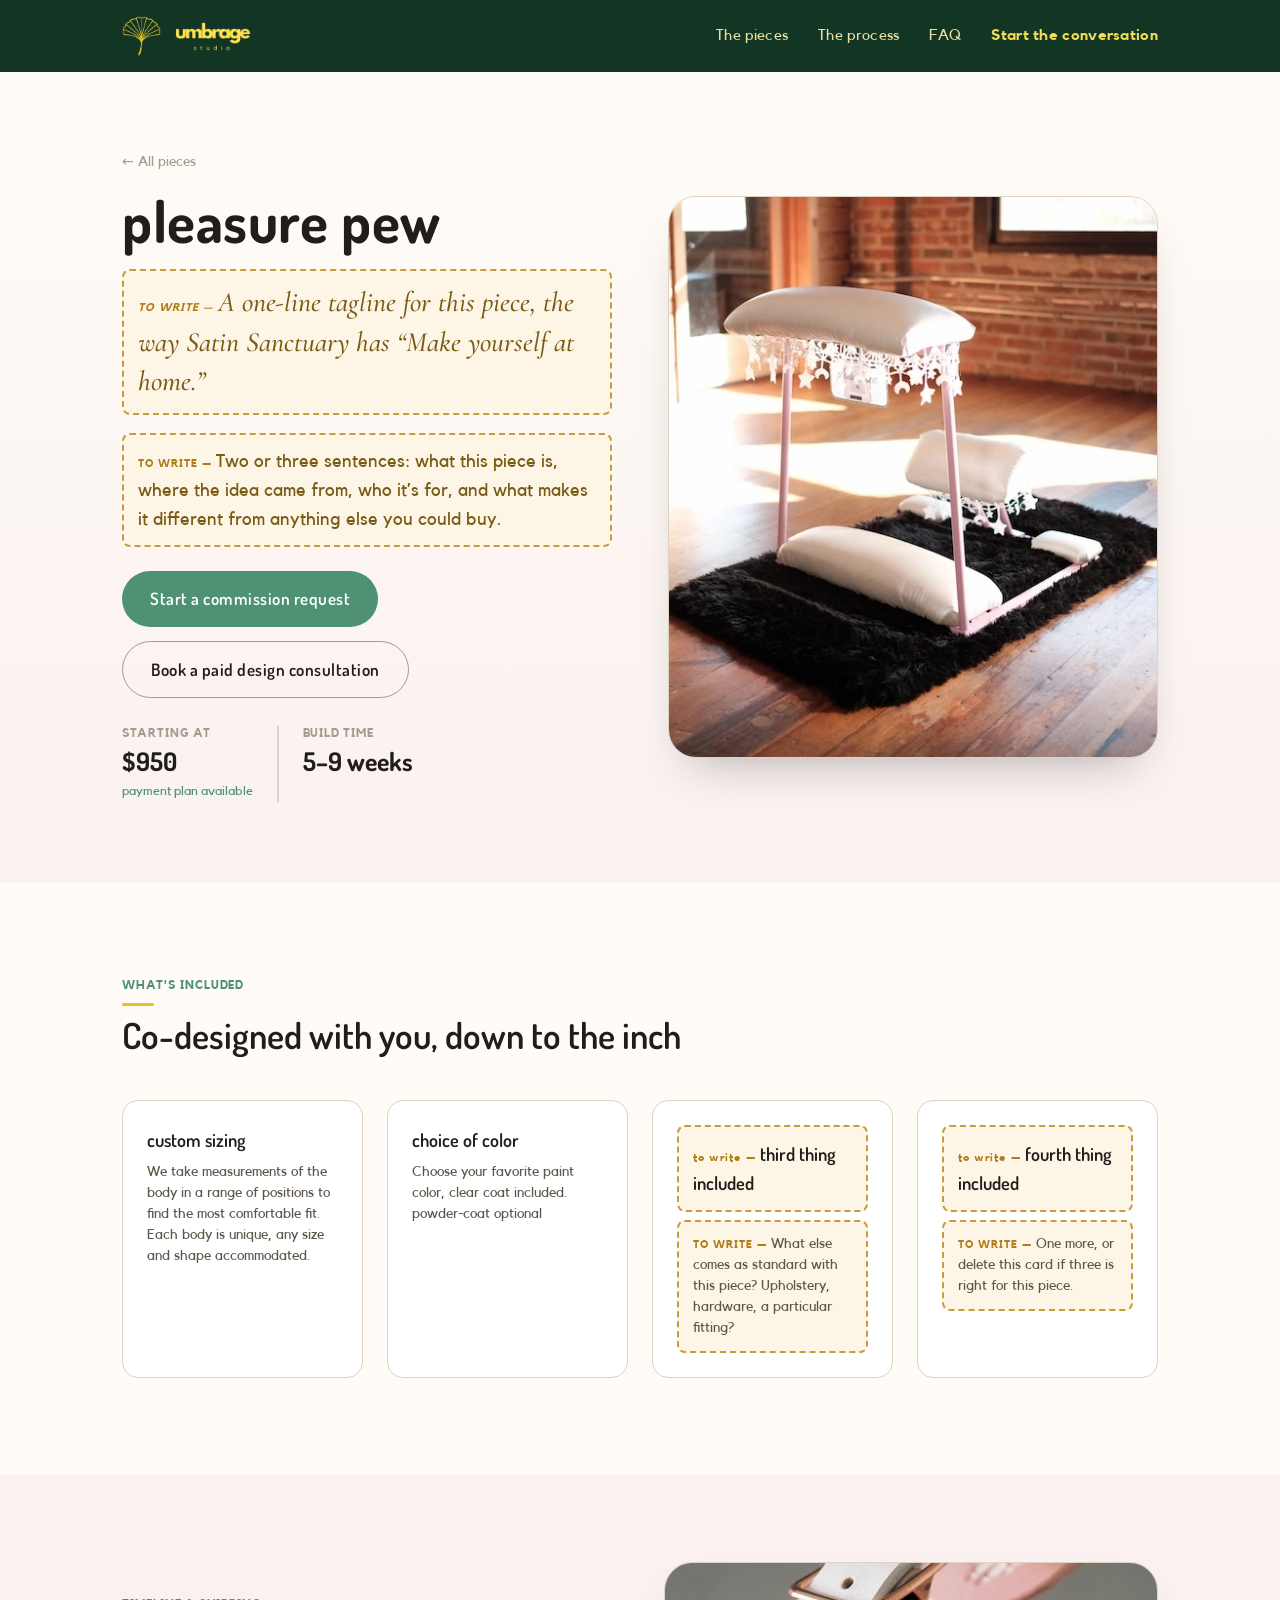
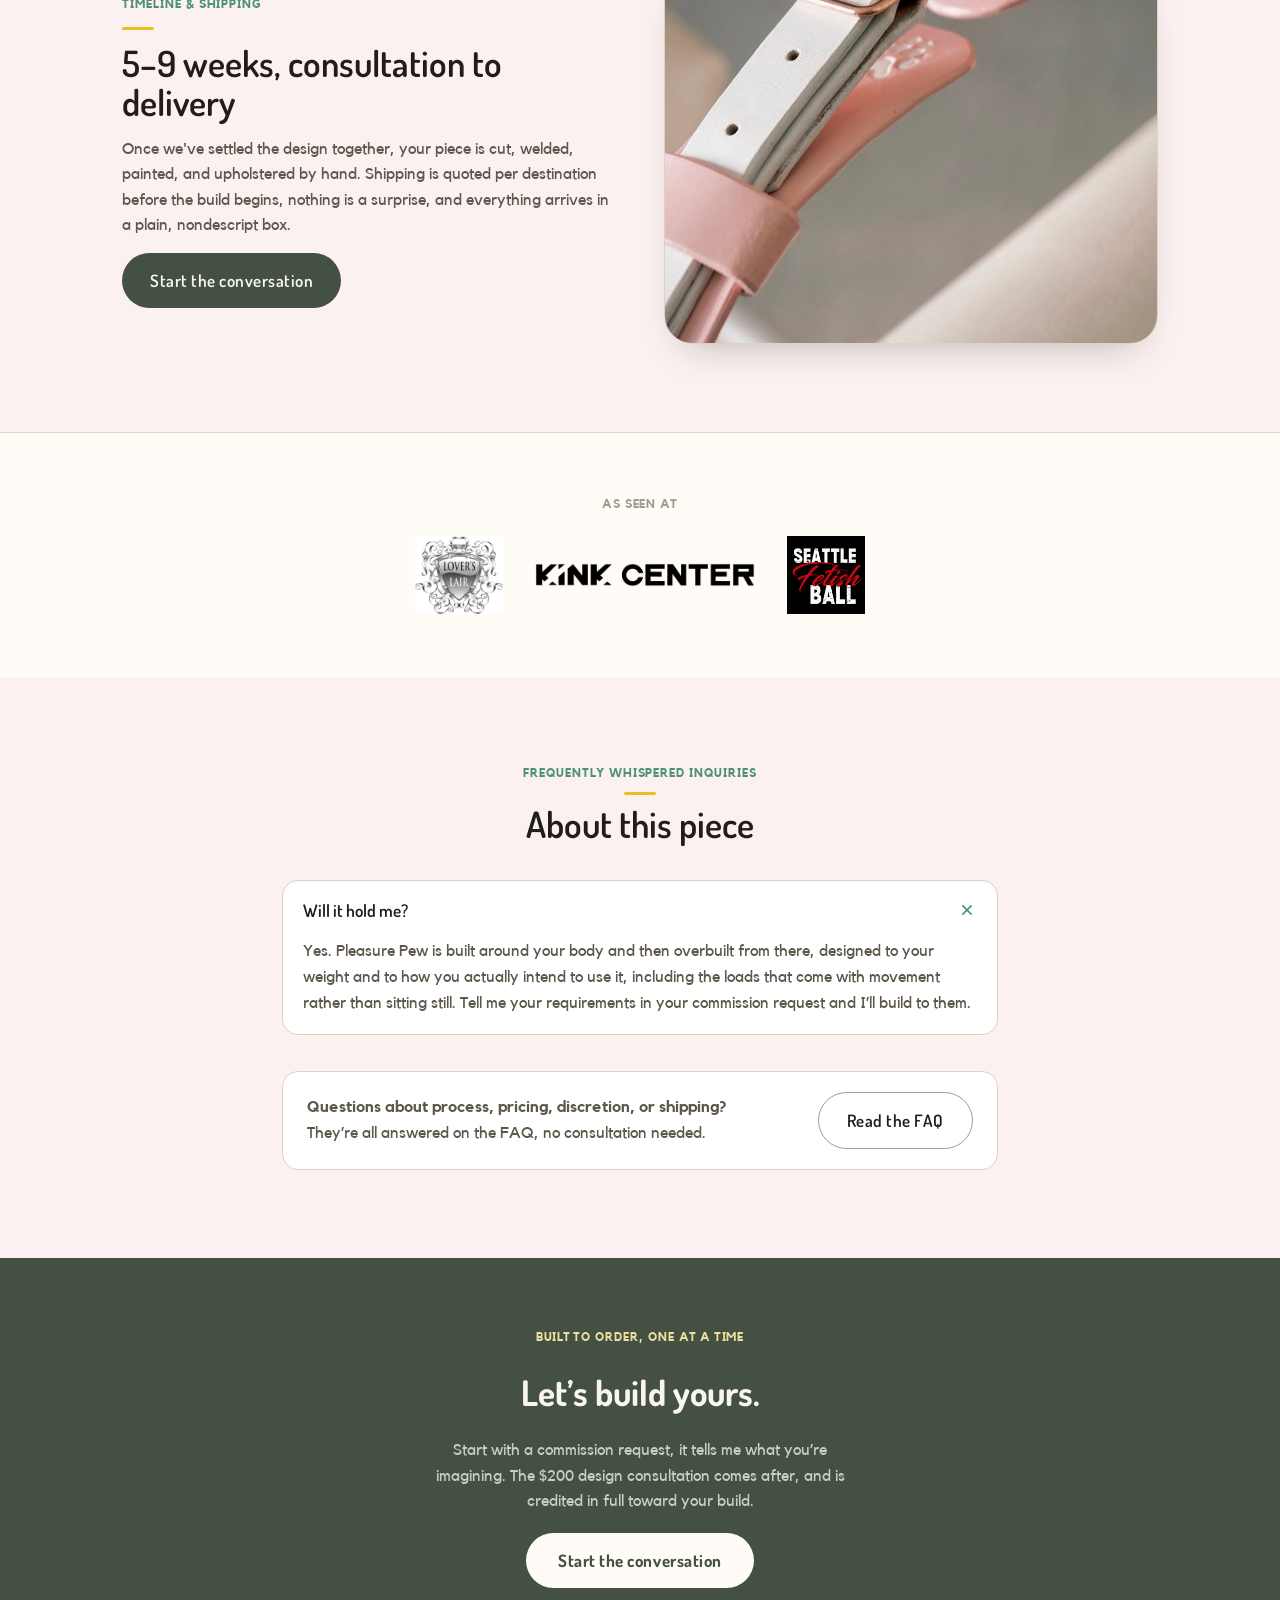
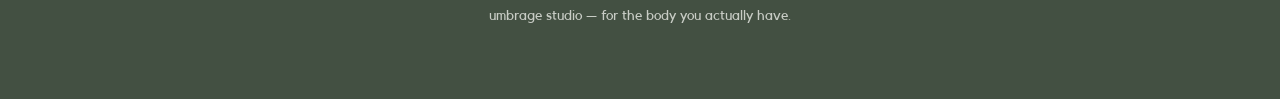
<file: pleasure-pew.html>
<!DOCTYPE html>
<!--
  STUB PAGE — pleasure pew
  Everything wrapped in class="placeholder" still needs your words. It renders
  in a dashed amber box so it can't ship by accident. Once you've written the
  real copy, delete the class="placeholder" attribute from that element.
  Studio-wide facts (5-9 weeks, shipping, payment plans) are already correct.
-->
<html lang="en">
<head>
  <meta charset="utf-8">
  <meta name="viewport" content="width=device-width, initial-scale=1">
  <title>Pleasure Pew — Umbrage Studio</title>
  <meta name="description" content="Pleasure Pew — custom-built by hand at Umbrage Studio, measured to one body. Yours.">
  <link rel="icon" type="image/png" href="assets/ds/logo-ginkgo.png">
  <link rel="preload" href="assets/fonts/Kollektif.woff2" as="font" type="font/woff2" crossorigin>
  <link rel="preconnect" href="https://fonts.googleapis.com">
  <link rel="preconnect" href="https://fonts.gstatic.com" crossorigin>
  <link rel="stylesheet" href="https://fonts.googleapis.com/css2?family=Dosis:wght@400;500;600;700&amp;family=Cormorant+Garamond:ital,wght@0,500;1,500&amp;display=swap">
  <link rel="stylesheet" href="css/tokens.css">
  <link rel="stylesheet" href="css/site.css">
</head>
<body class="page-piece">

  <!-- sticky nav -->
  <nav class="site-nav">
    <div class="nav-row">
      <a class="nav-brand" href="index.html">
        <img loading="eager" width="206" height="212" class="nav-ginkgo" src="assets/ds/logo-ginkgo.png" alt="">
        <img loading="eager" width="356" height="135" class="nav-wordmark" src="assets/ds/wordmark.png" alt="umbrage studio">
      </a>
      <div class="nav-links">
        <a href="index.html#pieces">The pieces</a>
        <a href="index.html#process">The process</a>
        <a href="faq.html">FAQ</a>
        <a class="nav-cta" href="request.html">Start the conversation</a>
      </div>
      <button class="nav-burger" aria-label="Menu" aria-expanded="false">
        <span></span><span></span><span></span>
      </button>
    </div>
    <div class="nav-panel">
      <div class="nav-panel-inner">
        <a href="index.html#pieces">the pieces</a>
        <a href="index.html#process">the process</a>
        <a href="faq.html">faq</a>
        <a href="request.html">start the conversation</a>
      </div>
    </div>
  </nav>

  <!-- hero -->
  <section class="hero hero--pink">
    <div class="hero-grid">
      <div class="hero-copy">
        <a class="back-link" href="index.html#pieces">&larr; All pieces</a>
        <h1 style="text-transform: lowercase;">pleasure pew</h1>
        <p class="hero-tagline placeholder">A one-line tagline for this piece, the way Satin Sanctuary has &ldquo;Make yourself at home.&rdquo;</p>
        <p class="hero-lede placeholder">Two or three sentences: what this piece is, where the idea came from, who it&rsquo;s for, and what makes it different from anything else you could buy.</p>
        <div class="hero-actions">
          <a class="btn btn--primary" href="request.html">Start a commission request</a>
          <a class="btn btn--outline" href="booking.html">Book a paid design consultation</a>
        </div>
        <div class="hero-stats">
          <div class="hero-stat">
            <div class="stat-label">Starting at</div>
            <div class="stat-value">$950</div>
            <a class="stat-link" href="faq.html#payment-plan">payment plan available</a>
          </div>
          <div class="stat-divider"></div>
          <div class="hero-stat">
            <div class="stat-label">Build time</div>
            <div class="stat-value">5&ndash;9 weeks</div>
          </div>
        </div>
      </div>
      <div class="hero-image">
        <img loading="eager" width="500" height="700" src="assets/site/pleasure-pew.webp" alt="Pleasure Pew, custom steel piece by Umbrage Studio">
      </div>
    </div>
  </section>

  <!-- what's included -->
  <section class="section">
    <div class="section-inner">
      <div class="section-header">
        <div class="eyebrow">What's included</div>
        <div class="gold-tick"></div>
        <h2>Co-designed with you, down to the inch</h2>
      </div>
      <div class="feature-grid">
        <div class="feature-card">
          <div class="feature-title">custom sizing</div>
          <p>We take measurements of the body in a range of positions to find the most comfortable fit. Each body is unique, any size and shape accommodated.</p>
        </div>
        <div class="feature-card">
          <div class="feature-title">choice of color</div>
          <p>Choose your favorite paint color, clear coat included. powder-coat optional</p>
        </div>
        <div class="feature-card">
          <div class="feature-title placeholder">third thing included</div>
          <p class="placeholder">What else comes as standard with this piece? Upholstery, hardware, a particular fitting?</p>
        </div>
        <div class="feature-card">
          <div class="feature-title placeholder">fourth thing included</div>
          <p class="placeholder">One more, or delete this card if three is right for this piece.</p>
        </div>
      </div>
    </div>
  </section>

  <!-- add-ons & upgrades — uncomment and fill in if this piece has them
  <section class="section section--pink">
    <div class="section-inner">
      <div class="section-header">
        <div class="eyebrow">Add-ons &amp; upgrades</div>
        <div class="gold-tick"></div>
        <h2>The only limit is your imagination</h2>
        <p>A few things previously explored or requested, by no means comprehensive. Priced during your consultation.</p>
      </div>
      <div class="addon-grid">
        <div class="addon-card">
          <div class="addon-title">Paint</div>
          <ul>
            <li>Rustoleum glitter layer</li>
            <li>Montana HOLOGRAM glitter layer</li>
            <li>Custom candy paint</li>
          </ul>
        </div>
      </div>
    </div>
  </section>
  -->

  <!-- timeline & shipping -->
  <section class="section section--pink">
    <div class="timeline-grid">
      <div class="timeline-copy">
        <div class="eyebrow">Timeline &amp; shipping</div>
        <div class="gold-tick"></div>
        <h2>5&ndash;9 weeks, consultation to delivery</h2>
        <p>Once we've settled the design together, your piece is cut, welded, painted, and upholstered by hand. Shipping is quoted per destination before the build begins, nothing is a surprise, and everything arrives in a plain, nondescript box.</p>
        <a class="btn btn--forest" href="request.html">Start the conversation</a>
      </div>
      <div class="timeline-image">
        <img loading="lazy" width="900" height="1190" src="assets/ds/product-strap-buckle-detail.jpg" alt="Pink and white leather strap with rose-gold buckle">
      </div>
    </div>
  </section>

  <!-- as seen at -->
  <section class="asa asa--above-faq">
    <div class="asa-inner">
      <div class="eyebrow eyebrow--muted">As seen at</div>
      <div class="asa-row">
        <div class="asa-tile asa-tile--lovers"><img loading="lazy" width="452" height="400" src="uploads/qt=q_95.webp" alt="Lover&rsquo;s Lair"></div>
        <div class="asa-tile asa-tile--kink"><img loading="lazy" width="1010" height="110" src="uploads/logo-horizontal.0ki7zzqfxugwg.png" alt="Kink Center"></div>
        <div class="asa-tile asa-tile--sfb"><img loading="lazy" width="300" height="300" src="uploads/SFB_Full_Dark2.png" alt="Seattle Fetish Ball"></div>
      </div>
    </div>
  </section>

  <!-- FAQ, this piece only. Everything studio-wide lives on faq.html -->
  <section id="faq" class="section section--pink">
    <div class="faq-inner">
      <div class="faq-header">
        <div class="eyebrow">Frequently whispered inquiries</div>
        <div class="gold-tick"></div>
        <h2>About this piece</h2>
      </div>
      <div class="faq-list">
        <div class="faq-item open">
          <button class="faq-q" aria-expanded="true">
            <div class="q-text">Will it hold me?</div>
            <div class="faq-icon"><svg xmlns="http://www.w3.org/2000/svg" width="20" height="20" viewBox="0 0 24 24" fill="none" stroke="currentColor" stroke-width="2" stroke-linecap="round"><path d="M12 5v14"></path><path d="M5 12h14"></path></svg></div>
          </button>
          <p class="faq-a">Yes. Pleasure Pew is built around your body and then overbuilt from there, designed to your weight and to how you actually intend to use it, including the loads that come with movement rather than sitting still. Tell me your requirements in your commission request and I&rsquo;ll build to them.</p>
        </div>
        <!-- Add more questions people ask specifically about this piece:
             space needed, how it comes apart for moving, materials.
             Copy the block above to add one. -->
      </div>

      <div class="callout">
        <p><strong>Questions about process, pricing, discretion, or shipping?</strong><br>They&rsquo;re all answered on the FAQ, no consultation needed.</p>
        <a class="btn btn--outline" href="faq.html">Read the FAQ</a>
      </div>
    </div>
  </section>

  <!-- footer CTA -->
  <footer class="footer-cta">
    <div class="footer-cta-inner">
      <span class="eyebrow eyebrow--gold">Built to order, one at a time</span>
      <div class="footer-cta-headline">Let&rsquo;s build yours.</div>
      <p>Start with a commission request, it tells me what you&rsquo;re imagining. The $200 design consultation comes after, and is credited in full toward your build.</p>
      <a class="btn btn--cream" href="request.html">Start the conversation</a>
      <p class="small">umbrage studio &mdash; for the body you actually have.</p>
    </div>
  </footer>

  <script src="js/site.js"></script>
</body>
</html>
</file>
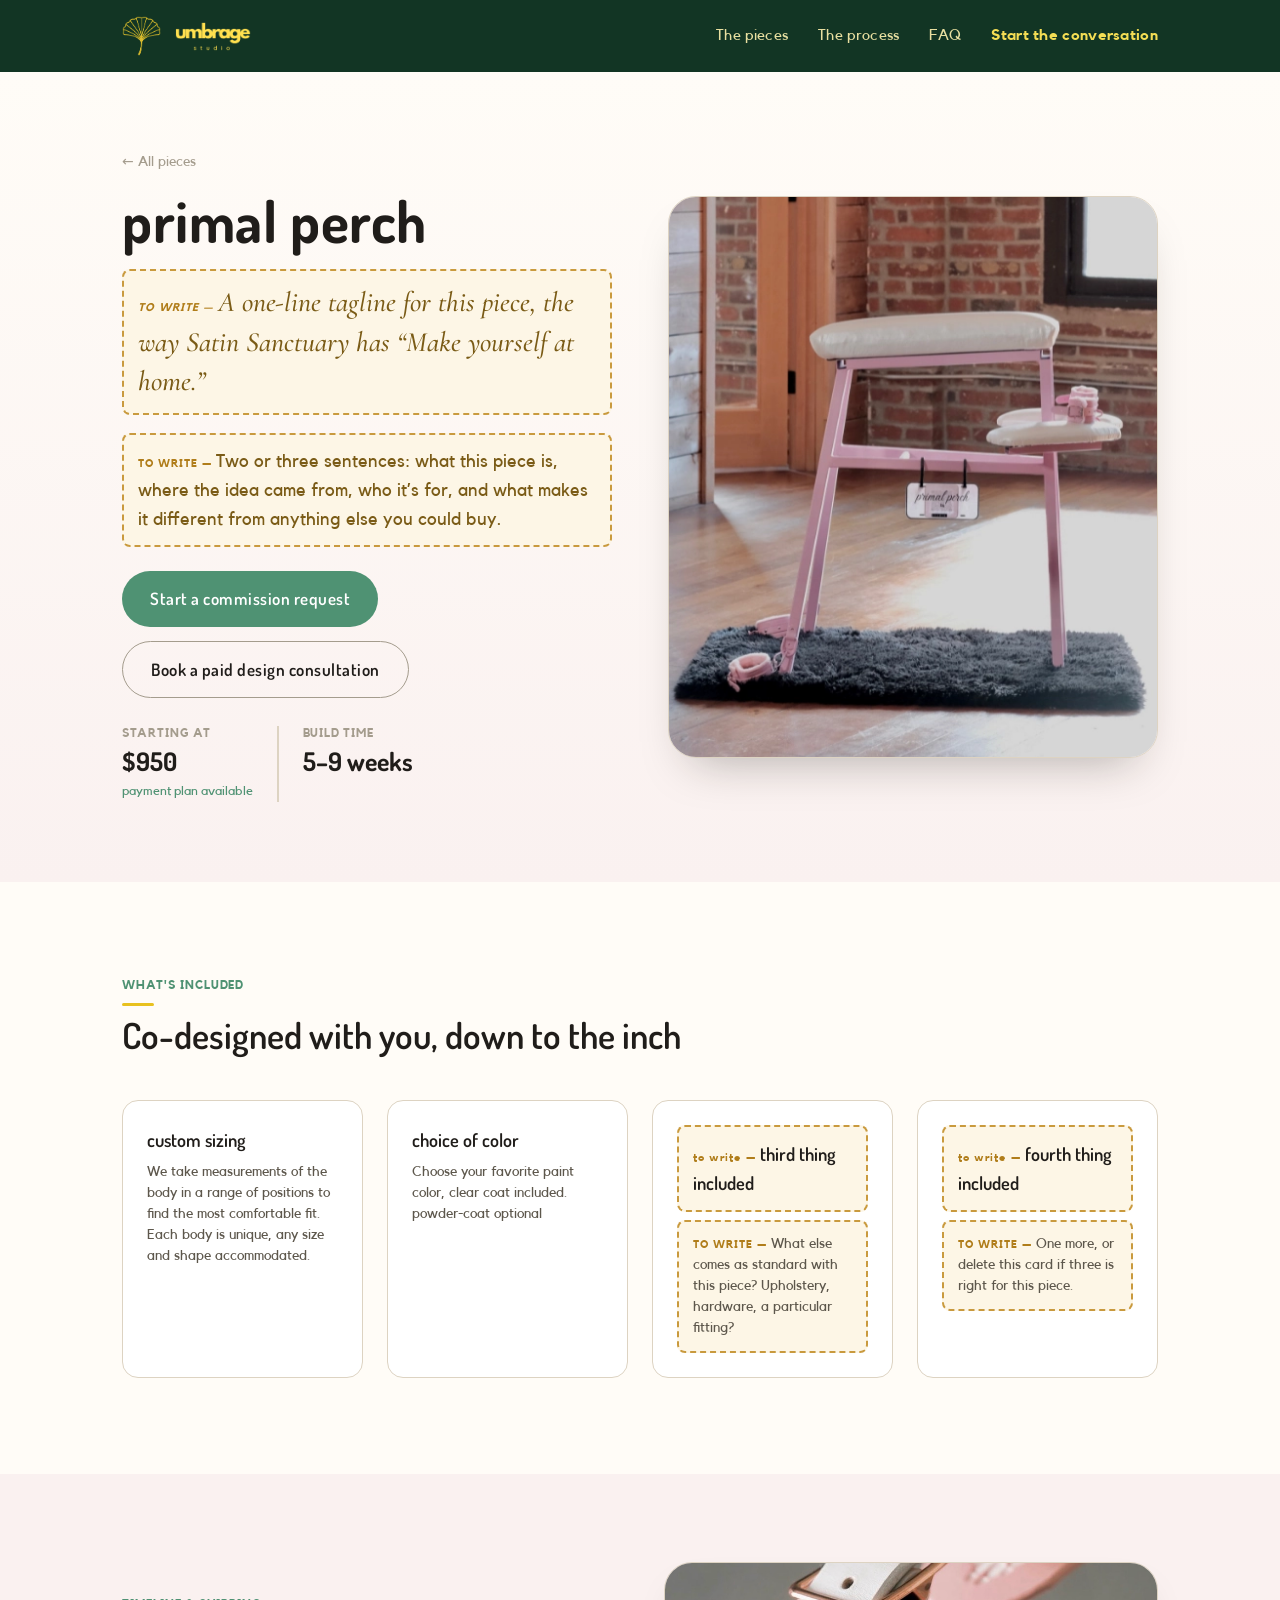
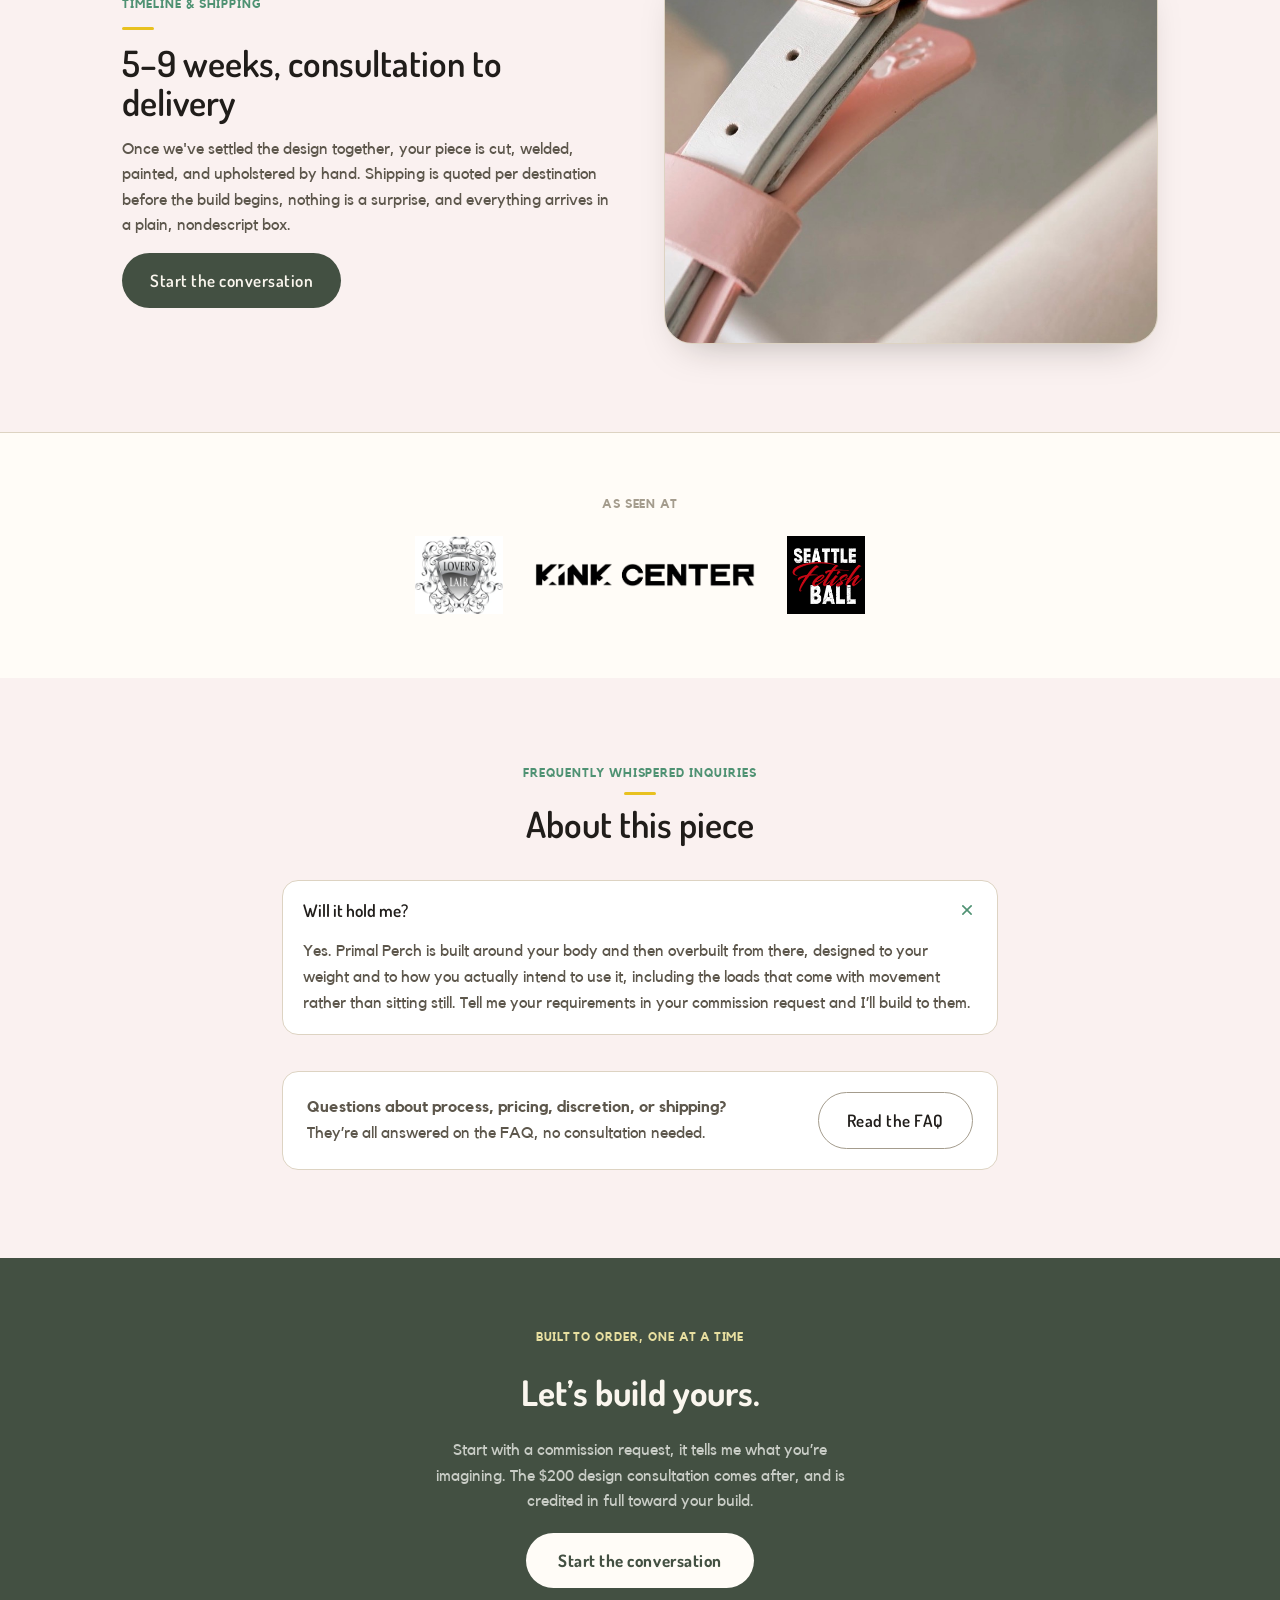
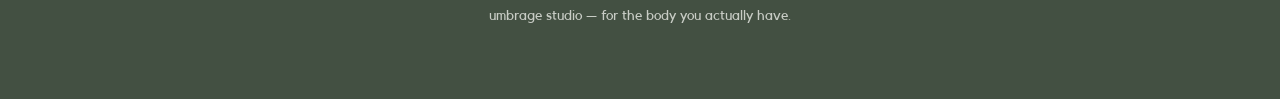
<file: primal-perch.html>
<!DOCTYPE html>
<!--
  STUB PAGE — primal perch
  Everything wrapped in class="placeholder" still needs your words. It renders
  in a dashed amber box so it can't ship by accident. Once you've written the
  real copy, delete the class="placeholder" attribute from that element.
  Studio-wide facts (5-9 weeks, shipping, payment plans) are already correct.
-->
<html lang="en">
<head>
  <meta charset="utf-8">
  <meta name="viewport" content="width=device-width, initial-scale=1">
  <title>Primal Perch — Umbrage Studio</title>
  <meta name="description" content="Primal Perch — custom-built by hand at Umbrage Studio, measured to one body. Yours.">
  <link rel="icon" type="image/png" href="assets/ds/logo-ginkgo.png">
  <link rel="preload" href="assets/fonts/Kollektif.woff2" as="font" type="font/woff2" crossorigin>
  <link rel="preconnect" href="https://fonts.googleapis.com">
  <link rel="preconnect" href="https://fonts.gstatic.com" crossorigin>
  <link rel="stylesheet" href="https://fonts.googleapis.com/css2?family=Dosis:wght@400;500;600;700&amp;family=Cormorant+Garamond:ital,wght@0,500;1,500&amp;display=swap">
  <link rel="stylesheet" href="css/tokens.css">
  <link rel="stylesheet" href="css/site.css">
</head>
<body class="page-piece">

  <!-- sticky nav -->
  <nav class="site-nav">
    <div class="nav-row">
      <a class="nav-brand" href="index.html">
        <img loading="eager" width="206" height="212" class="nav-ginkgo" src="assets/ds/logo-ginkgo.png" alt="">
        <img loading="eager" width="356" height="135" class="nav-wordmark" src="assets/ds/wordmark.png" alt="umbrage studio">
      </a>
      <div class="nav-links">
        <a href="index.html#pieces">The pieces</a>
        <a href="index.html#process">The process</a>
        <a href="faq.html">FAQ</a>
        <a class="nav-cta" href="request.html">Start the conversation</a>
      </div>
      <button class="nav-burger" aria-label="Menu" aria-expanded="false">
        <span></span><span></span><span></span>
      </button>
    </div>
    <div class="nav-panel">
      <div class="nav-panel-inner">
        <a href="index.html#pieces">the pieces</a>
        <a href="index.html#process">the process</a>
        <a href="faq.html">faq</a>
        <a href="request.html">start the conversation</a>
      </div>
    </div>
  </nav>

  <!-- hero -->
  <section class="hero hero--pink">
    <div class="hero-grid">
      <div class="hero-copy">
        <a class="back-link" href="index.html#pieces">&larr; All pieces</a>
        <h1 style="text-transform: lowercase;">primal perch</h1>
        <p class="hero-tagline placeholder">A one-line tagline for this piece, the way Satin Sanctuary has &ldquo;Make yourself at home.&rdquo;</p>
        <p class="hero-lede placeholder">Two or three sentences: what this piece is, where the idea came from, who it&rsquo;s for, and what makes it different from anything else you could buy.</p>
        <div class="hero-actions">
          <a class="btn btn--primary" href="request.html">Start a commission request</a>
          <a class="btn btn--outline" href="booking.html">Book a paid design consultation</a>
        </div>
        <div class="hero-stats">
          <div class="hero-stat">
            <div class="stat-label">Starting at</div>
            <div class="stat-value">$950</div>
            <a class="stat-link" href="faq.html#payment-plan">payment plan available</a>
          </div>
          <div class="stat-divider"></div>
          <div class="hero-stat">
            <div class="stat-label">Build time</div>
            <div class="stat-value">5&ndash;9 weeks</div>
          </div>
        </div>
      </div>
      <div class="hero-image">
        <img loading="eager" width="500" height="700" src="assets/site/primal-perch.webp" alt="Primal Perch, custom steel piece by Umbrage Studio">
      </div>
    </div>
  </section>

  <!-- what's included -->
  <section class="section">
    <div class="section-inner">
      <div class="section-header">
        <div class="eyebrow">What's included</div>
        <div class="gold-tick"></div>
        <h2>Co-designed with you, down to the inch</h2>
      </div>
      <div class="feature-grid">
        <div class="feature-card">
          <div class="feature-title">custom sizing</div>
          <p>We take measurements of the body in a range of positions to find the most comfortable fit. Each body is unique, any size and shape accommodated.</p>
        </div>
        <div class="feature-card">
          <div class="feature-title">choice of color</div>
          <p>Choose your favorite paint color, clear coat included. powder-coat optional</p>
        </div>
        <div class="feature-card">
          <div class="feature-title placeholder">third thing included</div>
          <p class="placeholder">What else comes as standard with this piece? Upholstery, hardware, a particular fitting?</p>
        </div>
        <div class="feature-card">
          <div class="feature-title placeholder">fourth thing included</div>
          <p class="placeholder">One more, or delete this card if three is right for this piece.</p>
        </div>
      </div>
    </div>
  </section>

  <!-- add-ons & upgrades — uncomment and fill in if this piece has them
  <section class="section section--pink">
    <div class="section-inner">
      <div class="section-header">
        <div class="eyebrow">Add-ons &amp; upgrades</div>
        <div class="gold-tick"></div>
        <h2>The only limit is your imagination</h2>
        <p>A few things previously explored or requested, by no means comprehensive. Priced during your consultation.</p>
      </div>
      <div class="addon-grid">
        <div class="addon-card">
          <div class="addon-title">Paint</div>
          <ul>
            <li>Rustoleum glitter layer</li>
            <li>Montana HOLOGRAM glitter layer</li>
            <li>Custom candy paint</li>
          </ul>
        </div>
      </div>
    </div>
  </section>
  -->

  <!-- timeline & shipping -->
  <section class="section section--pink">
    <div class="timeline-grid">
      <div class="timeline-copy">
        <div class="eyebrow">Timeline &amp; shipping</div>
        <div class="gold-tick"></div>
        <h2>5&ndash;9 weeks, consultation to delivery</h2>
        <p>Once we've settled the design together, your piece is cut, welded, painted, and upholstered by hand. Shipping is quoted per destination before the build begins, nothing is a surprise, and everything arrives in a plain, nondescript box.</p>
        <a class="btn btn--forest" href="request.html">Start the conversation</a>
      </div>
      <div class="timeline-image">
        <img loading="lazy" width="900" height="1190" src="assets/ds/product-strap-buckle-detail.jpg" alt="Pink and white leather strap with rose-gold buckle">
      </div>
    </div>
  </section>

  <!-- as seen at -->
  <section class="asa asa--above-faq">
    <div class="asa-inner">
      <div class="eyebrow eyebrow--muted">As seen at</div>
      <div class="asa-row">
        <div class="asa-tile asa-tile--lovers"><img loading="lazy" width="452" height="400" src="uploads/qt=q_95.webp" alt="Lover&rsquo;s Lair"></div>
        <div class="asa-tile asa-tile--kink"><img loading="lazy" width="1010" height="110" src="uploads/logo-horizontal.0ki7zzqfxugwg.png" alt="Kink Center"></div>
        <div class="asa-tile asa-tile--sfb"><img loading="lazy" width="300" height="300" src="uploads/SFB_Full_Dark2.png" alt="Seattle Fetish Ball"></div>
      </div>
    </div>
  </section>

  <!-- FAQ, this piece only. Everything studio-wide lives on faq.html -->
  <section id="faq" class="section section--pink">
    <div class="faq-inner">
      <div class="faq-header">
        <div class="eyebrow">Frequently whispered inquiries</div>
        <div class="gold-tick"></div>
        <h2>About this piece</h2>
      </div>
      <div class="faq-list">
        <div class="faq-item open">
          <button class="faq-q" aria-expanded="true">
            <div class="q-text">Will it hold me?</div>
            <div class="faq-icon"><svg xmlns="http://www.w3.org/2000/svg" width="20" height="20" viewBox="0 0 24 24" fill="none" stroke="currentColor" stroke-width="2" stroke-linecap="round"><path d="M12 5v14"></path><path d="M5 12h14"></path></svg></div>
          </button>
          <p class="faq-a">Yes. Primal Perch is built around your body and then overbuilt from there, designed to your weight and to how you actually intend to use it, including the loads that come with movement rather than sitting still. Tell me your requirements in your commission request and I&rsquo;ll build to them.</p>
        </div>
        <!-- Add more questions people ask specifically about this piece:
             space needed, how it comes apart for moving, materials.
             Copy the block above to add one. -->
      </div>

      <div class="callout">
        <p><strong>Questions about process, pricing, discretion, or shipping?</strong><br>They&rsquo;re all answered on the FAQ, no consultation needed.</p>
        <a class="btn btn--outline" href="faq.html">Read the FAQ</a>
      </div>
    </div>
  </section>

  <!-- footer CTA -->
  <footer class="footer-cta">
    <div class="footer-cta-inner">
      <span class="eyebrow eyebrow--gold">Built to order, one at a time</span>
      <div class="footer-cta-headline">Let&rsquo;s build yours.</div>
      <p>Start with a commission request, it tells me what you&rsquo;re imagining. The $200 design consultation comes after, and is credited in full toward your build.</p>
      <a class="btn btn--cream" href="request.html">Start the conversation</a>
      <p class="small">umbrage studio &mdash; for the body you actually have.</p>
    </div>
  </footer>

  <script src="js/site.js"></script>
</body>
</html>
</file>
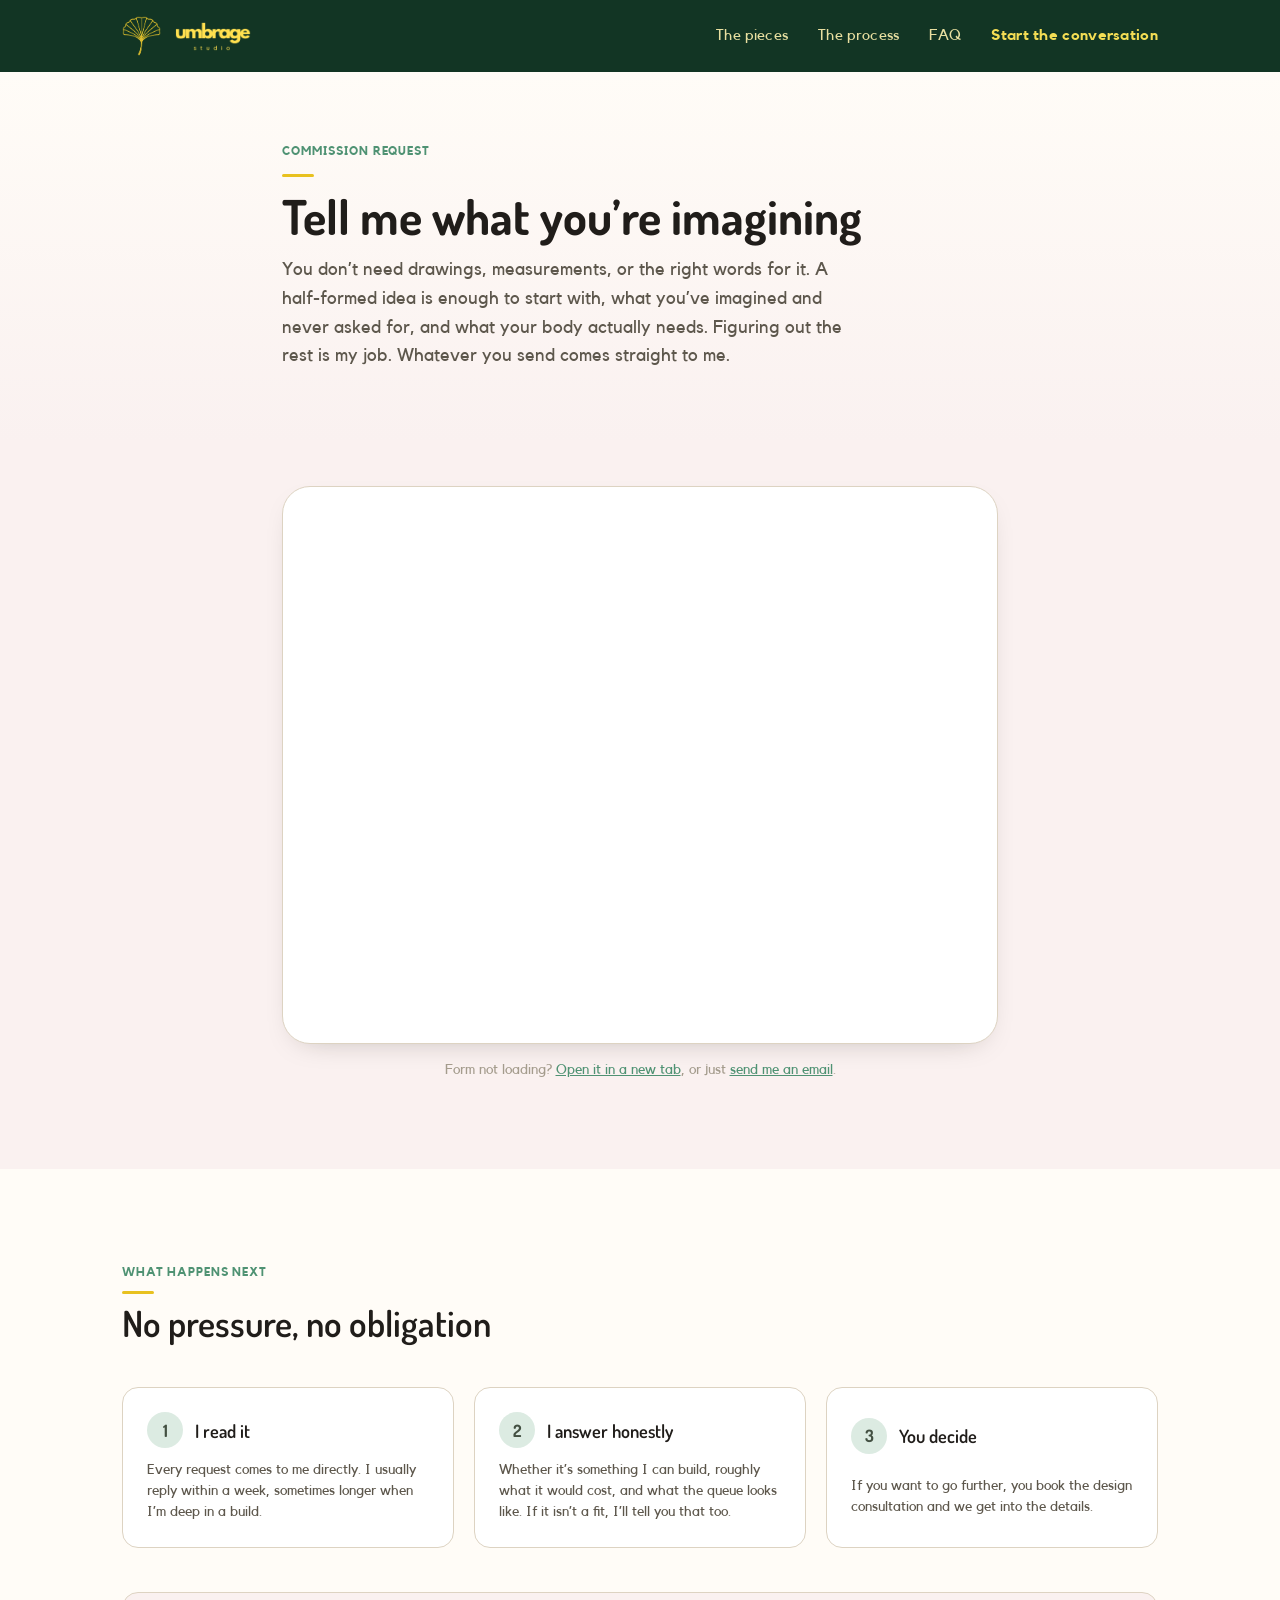
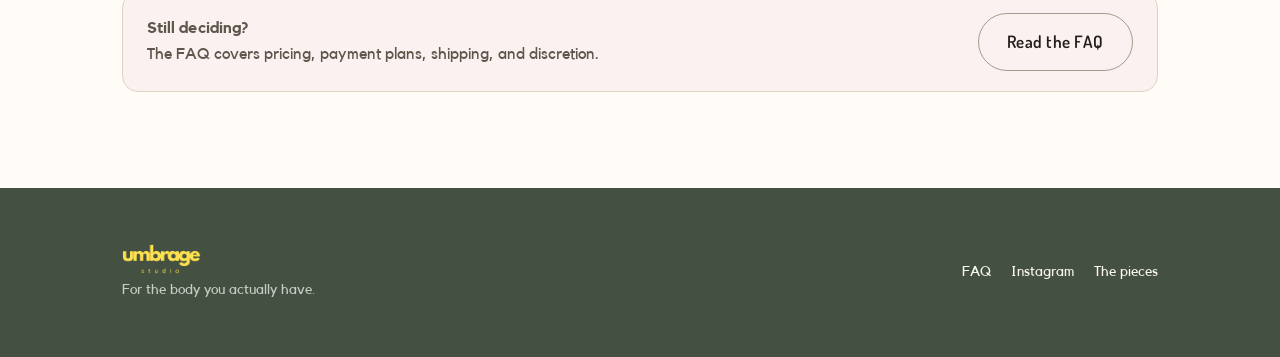
<file: request.html>
<!DOCTYPE html>
<html lang="en">
<head>
  <meta charset="utf-8">
  <meta name="viewport" content="width=device-width, initial-scale=1">
  <title>Start a commission request — Umbrage Studio</title>
  <meta name="description" content="Tell me what you're imagining. Sending a commission request is free, and there's no obligation to book anything.">
  <link rel="icon" type="image/png" href="assets/ds/logo-ginkgo.png">
  <link rel="preload" href="assets/fonts/Kollektif.woff2" as="font" type="font/woff2" crossorigin>
  <link rel="preconnect" href="https://fonts.googleapis.com">
  <link rel="preconnect" href="https://fonts.gstatic.com" crossorigin>
  <link rel="stylesheet" href="https://fonts.googleapis.com/css2?family=Dosis:wght@400;500;600;700&amp;family=Cormorant+Garamond:ital,wght@0,500;1,500&amp;display=swap">
  <link rel="stylesheet" href="css/tokens.css">
  <link rel="stylesheet" href="css/site.css">
</head>
<body class="page-request">

  <!-- sticky nav -->
  <nav class="site-nav">
    <div class="nav-row">
      <a class="nav-brand" href="index.html">
        <img loading="eager" width="206" height="212" class="nav-ginkgo" src="assets/ds/logo-ginkgo.png" alt="">
        <img loading="eager" width="356" height="135" class="nav-wordmark" src="assets/ds/wordmark.png" alt="umbrage studio">
      </a>
      <div class="nav-links">
        <a href="index.html#pieces">The pieces</a>
        <a href="index.html#process">The process</a>
        <a href="faq.html">FAQ</a>
        <a class="nav-cta" href="request.html">Start the conversation</a>
      </div>
      <button class="nav-burger" aria-label="Menu" aria-expanded="false">
        <span></span><span></span><span></span>
      </button>
    </div>
    <div class="nav-panel">
      <div class="nav-panel-inner">
        <a href="index.html#pieces">the pieces</a>
        <a href="index.html#process">the process</a>
        <a href="faq.html">faq</a>
        <a href="request.html">start the conversation</a>
      </div>
    </div>
  </nav>

  <!-- header -->
  <header class="page-header">
    <div class="page-header-inner">
      <span class="eyebrow">Commission request</span>
      <div class="gold-tick"></div>
      <h1>Tell me what you&rsquo;re imagining</h1>
      <p>You don&rsquo;t need drawings, measurements, or the right words for it. A half-formed idea is enough to start with, what you&rsquo;ve imagined and never asked for, and what your body actually needs. Figuring out the rest is my job. Whatever you send comes straight to me.</p>
    </div>
  </header>

  <!-- the form -->
  <section class="section section--pink">
    <div class="form-inner">
      <div class="form-embed">
        <iframe
          data-tally-src="https://tally.so/embed/3xEB49?alignLeft=1&amp;hideTitle=1&amp;transparentBackground=1&amp;dynamicHeight=1"
          loading="lazy"
          width="100%"
          height="500"
          frameborder="0"
          marginheight="0"
          marginwidth="0"
          title="Commission request form"></iframe>
      </div>
      <p class="form-fallback">Form not loading? <a href="https://tally.so/r/3xEB49" target="_blank" rel="noopener">Open it in a new tab</a>, or just <a href="mailto:umbragestudio@gmail.com">send me an email</a>.</p>
    </div>
  </section>

  <!-- what happens next -->
  <section class="section">
    <div class="section-inner">
      <div class="section-header">
        <div class="eyebrow">What happens next</div>
        <div class="gold-tick"></div>
        <h2>No pressure, no obligation</h2>
      </div>
      <div class="steps-grid">
        <div class="step-card">
          <div class="step-num">1</div>
          <div class="step-title">I read it</div>
          <p>Every request comes to me directly. I usually reply within a week, sometimes longer when I&rsquo;m deep in a build.</p>
        </div>
        <div class="step-card">
          <div class="step-num">2</div>
          <div class="step-title">I answer honestly</div>
          <p>Whether it&rsquo;s something I can build, roughly what it would cost, and what the queue looks like. If it isn&rsquo;t a fit, I&rsquo;ll tell you that too.</p>
        </div>
        <div class="step-card">
          <div class="step-num">3</div>
          <div class="step-title">You decide</div>
          <p>If you want to go further, you book the design consultation and we get into the details.</p>
        </div>
      </div>
      <div class="callout callout--pink">
        <p><strong>Still deciding?</strong><br>The FAQ covers pricing, payment plans, shipping, and discretion.</p>
        <a class="btn btn--outline" href="faq.html">Read the FAQ</a>
      </div>
    </div>
  </section>

  <!-- footer -->
  <footer class="site-footer">
    <div class="site-footer-inner">
      <div class="site-footer-brand">
        <img loading="lazy" width="356" height="135" src="assets/ds/wordmark.png" alt="umbrage studio">
        <p>For the body you actually have.</p>
      </div>
      <div class="site-footer-links">
        <a href="faq.html">FAQ</a>
        <a href="https://www.instagram.com/umbragestudio" target="_blank" rel="noopener">Instagram</a>
        <a href="index.html#pieces">The pieces</a>
      </div>
    </div>
  </footer>

  <script async src="https://tally.so/widgets/embed.js"></script>
  <script src="js/site.js"></script>
</body>
</html>
</file>
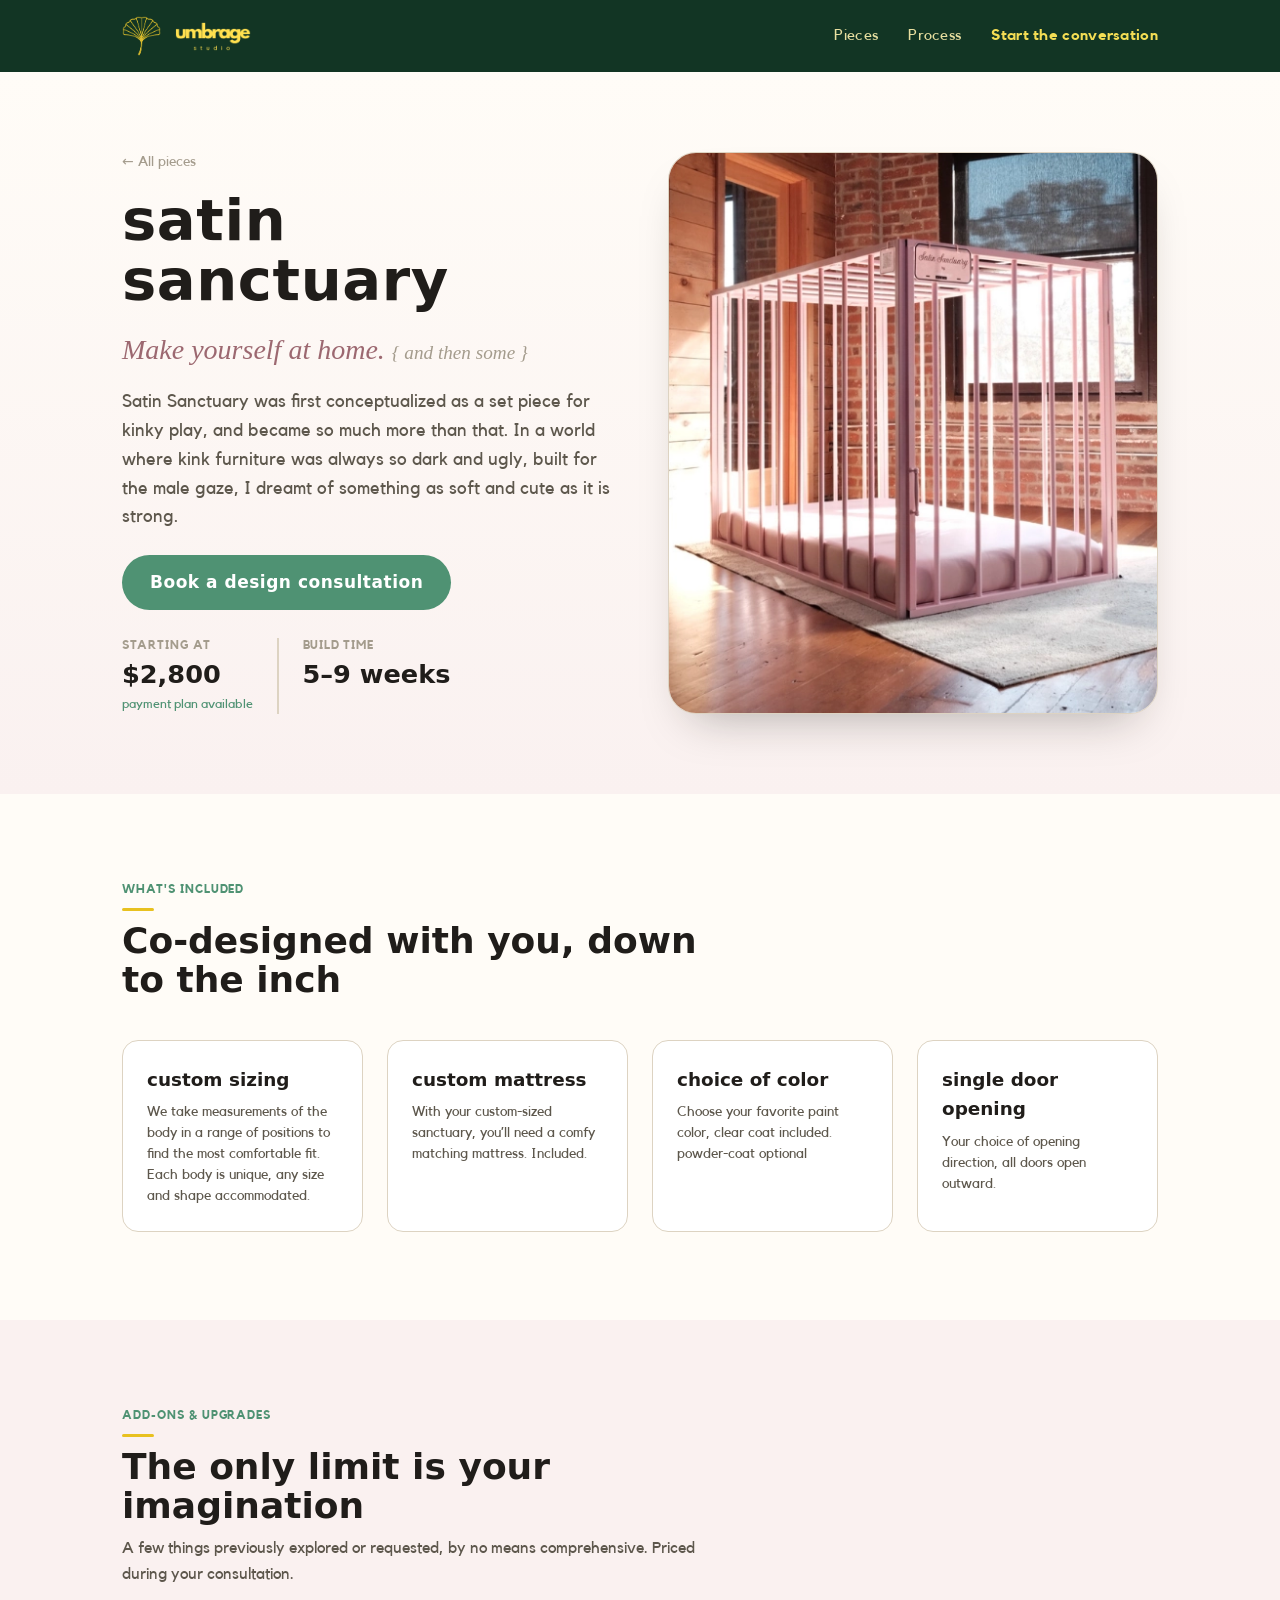
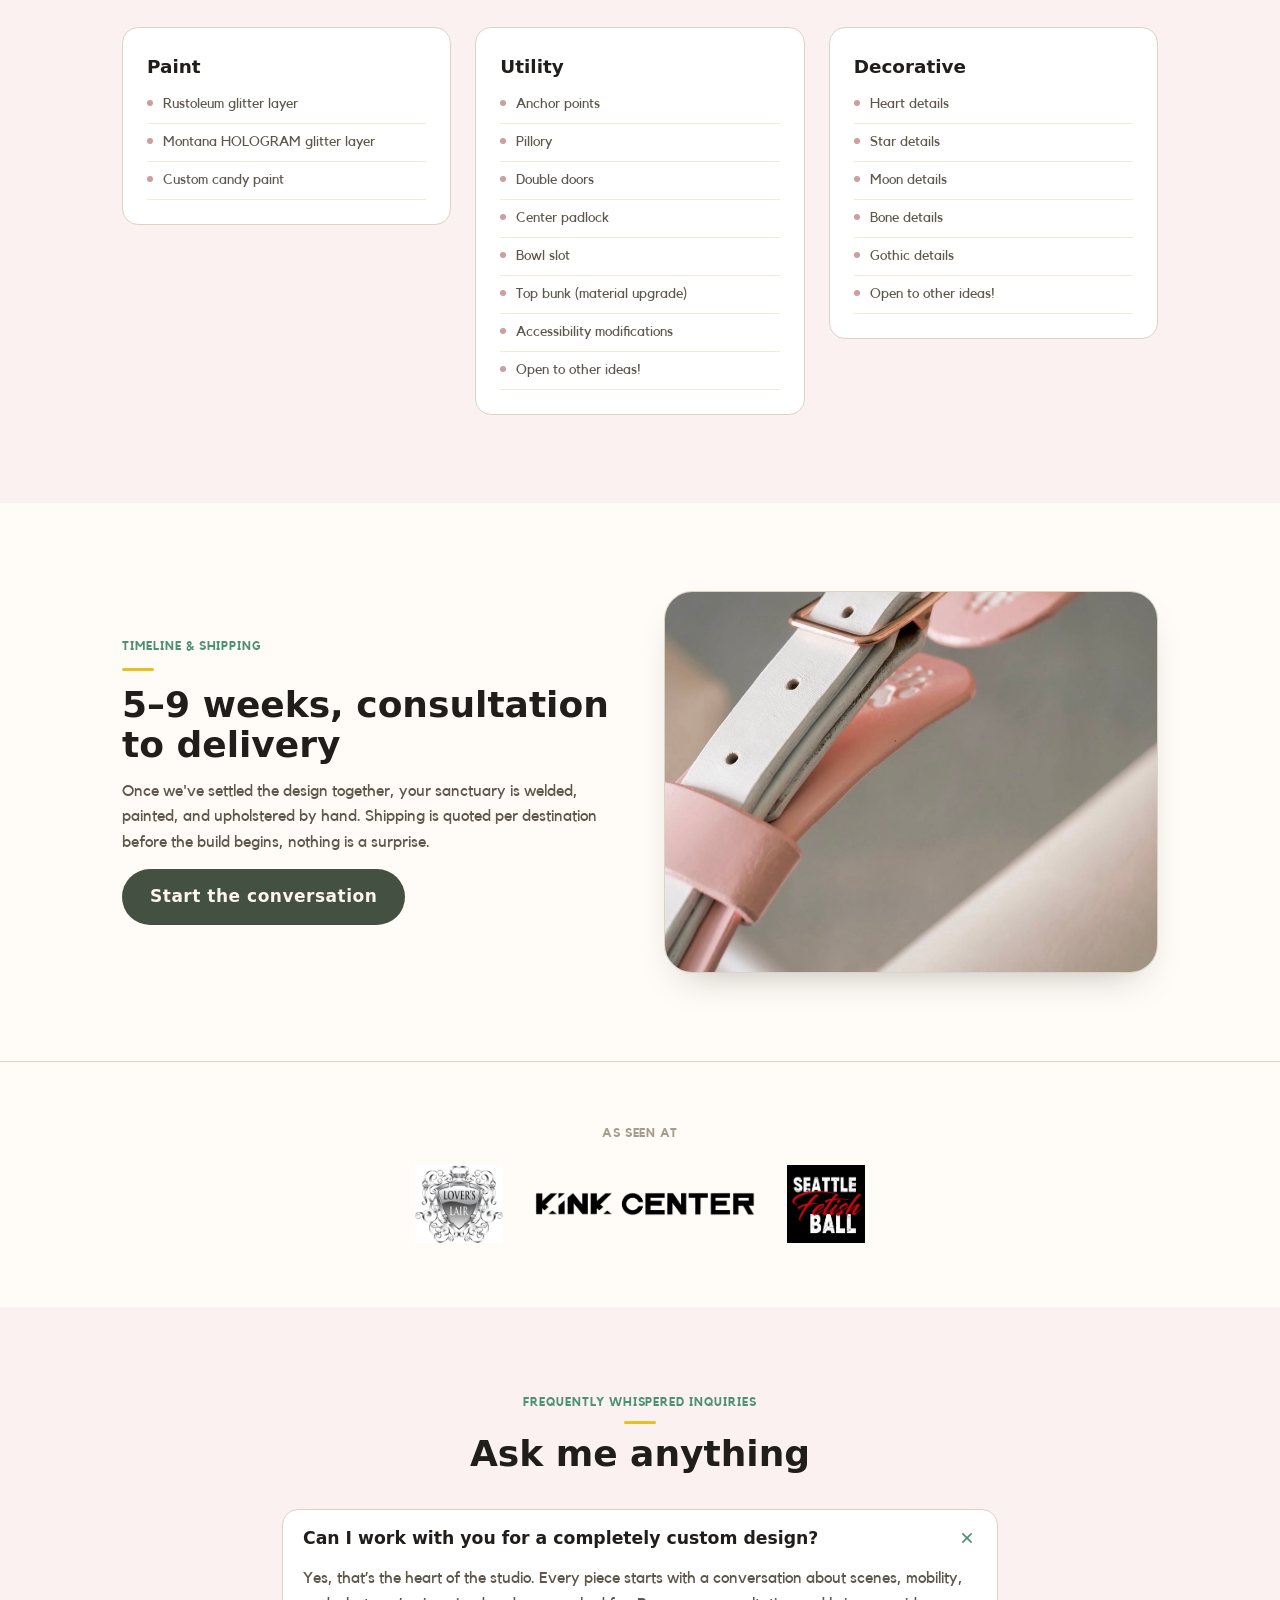
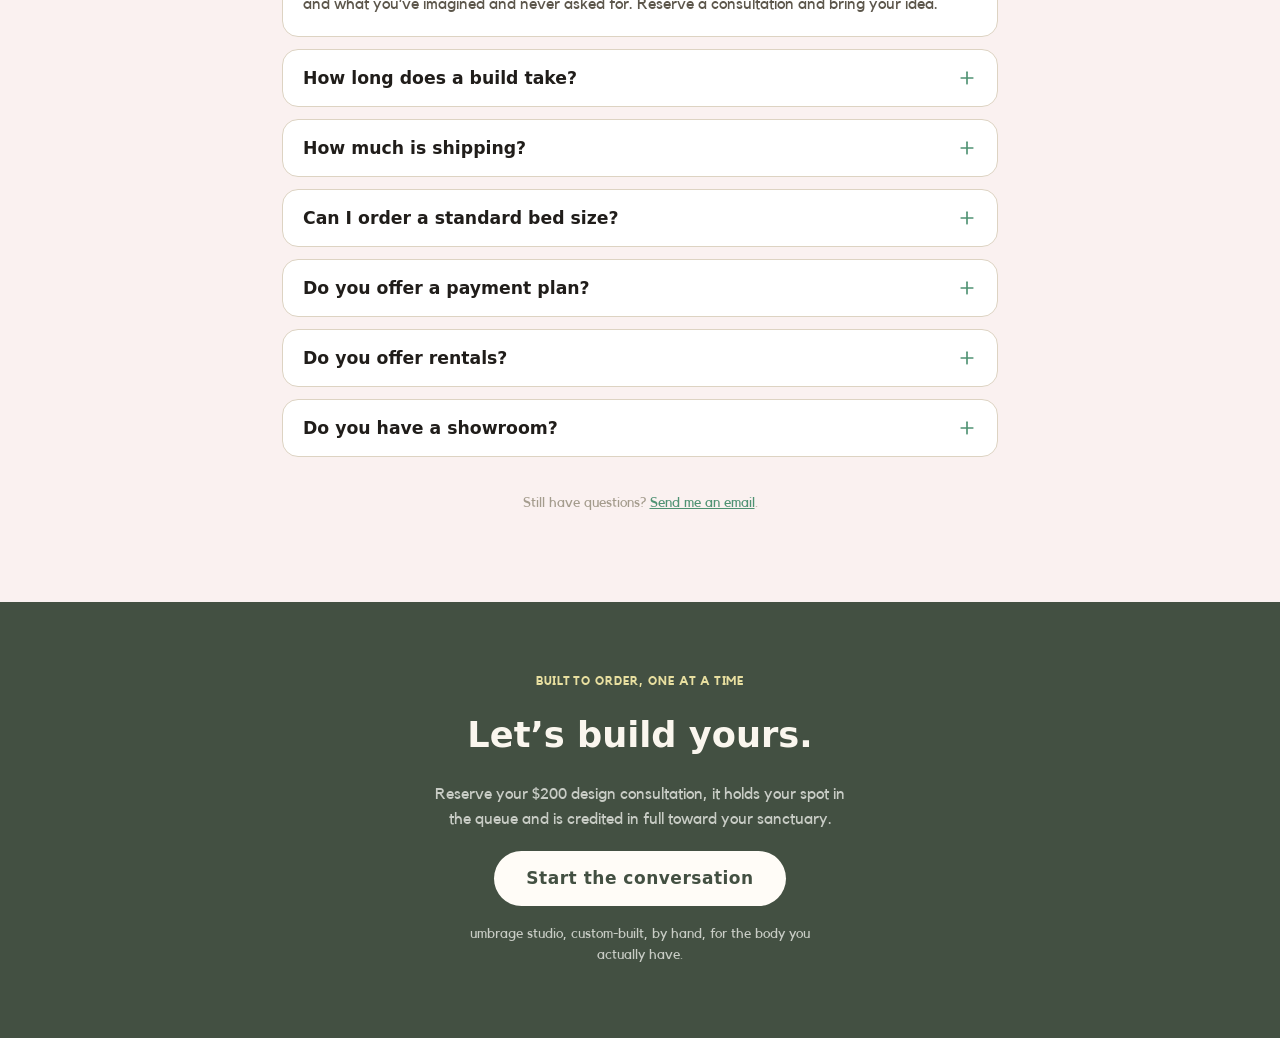
<file: satin-sanctuary.html>
<!DOCTYPE html>
<html lang="en">
<head>
  <meta charset="utf-8">
  <meta name="viewport" content="width=device-width, initial-scale=1">
  <title>Satin Sanctuary — Umbrage Studio</title>
  <meta name="description" content="Satin Sanctuary — a custom canopy bed cage, as soft and cute as it is strong. Built to order by Umbrage Studio.">
  <link rel="icon" type="image/png" href="assets/ds/logo-ginkgo.png">
  <link rel="stylesheet" href="css/tokens.css">
  <link rel="stylesheet" href="css/site.css">
</head>
<body class="page-satin">

  <!-- sticky nav -->
  <nav class="site-nav">
    <div class="nav-row">
      <a class="nav-brand" href="index.html">
        <img class="nav-ginkgo" src="assets/ds/logo-ginkgo.png" alt="">
        <img class="nav-wordmark" src="assets/ds/wordmark.png" alt="umbrage studio">
      </a>
      <div class="nav-links">
        <a href="index.html#pieces">Pieces</a>
        <a href="index.html#process">Process</a>
        <a class="nav-cta" href="https://meeting.umbrage.studio/design-consultation" target="_blank" rel="noopener">Start the conversation</a>
      </div>
      <button class="nav-burger" aria-label="Menu" aria-expanded="false">
        <span></span><span></span><span></span>
      </button>
    </div>
    <div class="nav-panel">
      <div class="nav-panel-inner">
        <a href="index.html#pieces">pieces</a>
        <a href="index.html#process">process</a>
        <a href="https://meeting.umbrage.studio/design-consultation" target="_blank" rel="noopener">book a design consultation</a>
      </div>
    </div>
  </nav>

  <!-- hero -->
  <section class="hero hero--pink">
    <div class="hero-grid">
      <div class="hero-copy">
        <a class="back-link" href="index.html#pieces">&larr; All pieces</a>
        <h1 style="text-transform: lowercase;">satin sanctuary</h1>
        <p class="hero-tagline">Make yourself at home. <span class="aside">{ and then some }</span></p>
        <p class="hero-lede">Satin Sanctuary was first conceptualized as a set piece for kinky play, and became so much more than that. In a world where kink furniture was always so dark and ugly, built for the male gaze, I dreamt of something as soft and cute as it is strong.</p>
        <div class="hero-actions">
          <a class="btn btn--primary" href="https://meeting.umbrage.studio/design-consultation" target="_blank" rel="noopener">Book a design consultation</a>
        </div>
        <div class="hero-stats">
          <div class="hero-stat">
            <div class="stat-label">Starting at</div>
            <div class="stat-value">$2,800</div>
            <a class="stat-link" href="#payment-plan">payment plan available</a>
          </div>
          <div class="stat-divider"></div>
          <div class="hero-stat">
            <div class="stat-label">Build time</div>
            <div class="stat-value">5&ndash;9 weeks</div>
          </div>
        </div>
      </div>
      <div class="hero-image">
        <img src="assets/site/satin-sanctuary.webp" alt="Satin Sanctuary, dusty-rose steel canopy bed cage">
      </div>
    </div>
  </section>

  <!-- what's included -->
  <section class="section">
    <div class="section-inner">
      <div class="section-header">
        <div class="eyebrow">What's included</div>
        <div class="gold-tick"></div>
        <h2>Co-designed with you, down to the inch</h2>
      </div>
      <div class="feature-grid">
        <div class="feature-card">
          <div class="feature-title">custom sizing</div>
          <p>We take measurements of the body in a range of positions to find the most comfortable fit. Each body is unique, any size and shape accommodated.</p>
        </div>
        <div class="feature-card">
          <div class="feature-title">custom mattress</div>
          <p>With your custom-sized sanctuary, you&rsquo;ll need a comfy matching mattress. Included.</p>
        </div>
        <div class="feature-card">
          <div class="feature-title">choice of color</div>
          <p>Choose your favorite paint color, clear coat included. powder-coat optional</p>
        </div>
        <div class="feature-card">
          <div class="feature-title">single door opening</div>
          <p>Your choice of opening direction, all doors open outward.</p>
        </div>
      </div>
    </div>
  </section>

  <!-- add-ons & upgrades -->
  <section class="section section--pink">
    <div class="section-inner">
      <div class="section-header">
        <div class="eyebrow">Add-ons &amp; upgrades</div>
        <div class="gold-tick"></div>
        <h2>The only limit is your imagination</h2>
        <p>A few things previously explored or requested, by no means comprehensive. Priced during your consultation.</p>
      </div>
      <div class="addon-grid">
        <div class="addon-card">
          <div class="addon-title">Paint</div>
          <ul>
            <li>Rustoleum glitter layer</li>
            <li>Montana HOLOGRAM glitter layer</li>
            <li>Custom candy paint</li>
          </ul>
        </div>
        <div class="addon-card">
          <div class="addon-title">Utility</div>
          <ul>
            <li>Anchor points</li>
            <li>Pillory</li>
            <li>Double doors</li>
            <li>Center padlock</li>
            <li>Bowl slot</li>
            <li>Top bunk (material upgrade)</li>
            <li>Accessibility modifications</li>
            <li>Open to other ideas!</li>
          </ul>
        </div>
        <div class="addon-card">
          <div class="addon-title">Decorative</div>
          <ul>
            <li>Heart details</li>
            <li>Star details</li>
            <li>Moon details</li>
            <li>Bone details</li>
            <li>Gothic details</li>
            <li>Open to other ideas!</li>
          </ul>
        </div>
      </div>
    </div>
  </section>

  <!-- timeline & shipping -->
  <section class="section">
    <div class="timeline-grid">
      <div class="timeline-copy">
        <div class="eyebrow">Timeline &amp; shipping</div>
        <div class="gold-tick"></div>
        <h2>5&ndash;9 weeks, consultation to delivery</h2>
        <p>Once we've settled the design together, your sanctuary is welded, painted, and upholstered by hand. Shipping is quoted per destination before the build begins, nothing is a surprise.</p>
        <a class="btn btn--forest" href="https://meeting.umbrage.studio/design-consultation" target="_blank" rel="noopener">Start the conversation</a>
      </div>
      <div class="timeline-image">
        <img src="assets/ds/product-strap-buckle-detail.jpg" alt="Pink and white leather strap with rose-gold buckle">
      </div>
    </div>
  </section>

  <!-- as seen at -->
  <section class="asa asa--above-faq">
    <div class="asa-inner">
      <div class="eyebrow eyebrow--muted">As seen at</div>
      <div class="asa-row">
        <div class="asa-tile asa-tile--lovers"><img src="uploads/qt=q_95.webp" alt="Lover&rsquo;s Lair"></div>
        <div class="asa-tile asa-tile--kink"><img src="uploads/logo-horizontal.0ki7zzqfxugwg.png" alt="Kink Center"></div>
        <div class="asa-tile asa-tile--sfb"><img src="uploads/SFB_Full_Dark2.webp" alt="Seattle Fetish Ball"></div>
      </div>
    </div>
  </section>

  <!-- FAQ -->
  <section id="faq" class="section section--pink">
    <div class="faq-inner">
      <div class="faq-header">
        <div class="eyebrow">Frequently whispered inquiries</div>
        <div class="gold-tick"></div>
        <h2>Ask me anything</h2>
      </div>
      <div class="faq-list">
        <div class="faq-item open">
          <button class="faq-q" aria-expanded="true">
            <div class="q-text">Can I work with you for a completely custom design?</div>
            <div class="faq-icon"><svg xmlns="http://www.w3.org/2000/svg" width="20" height="20" viewBox="0 0 24 24" fill="none" stroke="currentColor" stroke-width="2" stroke-linecap="round"><path d="M12 5v14"></path><path d="M5 12h14"></path></svg></div>
          </button>
          <p class="faq-a">Yes, that&rsquo;s the heart of the studio. Every piece starts with a conversation about scenes, mobility, and what you&rsquo;ve imagined and never asked for. Reserve a consultation and bring your idea.</p>
        </div>
        <div class="faq-item">
          <button class="faq-q" aria-expanded="false">
            <div class="q-text">How long does a build take?</div>
            <div class="faq-icon"><svg xmlns="http://www.w3.org/2000/svg" width="20" height="20" viewBox="0 0 24 24" fill="none" stroke="currentColor" stroke-width="2" stroke-linecap="round"><path d="M12 5v14"></path><path d="M5 12h14"></path></svg></div>
          </button>
          <p class="faq-a">Most builds take 5&ndash;9 weeks from consultation to delivery, depending on complexity and the current queue.</p>
        </div>
        <div class="faq-item">
          <button class="faq-q" aria-expanded="false">
            <div class="q-text">How much is shipping?</div>
            <div class="faq-icon"><svg xmlns="http://www.w3.org/2000/svg" width="20" height="20" viewBox="0 0 24 24" fill="none" stroke="currentColor" stroke-width="2" stroke-linecap="round"><path d="M12 5v14"></path><path d="M5 12h14"></path></svg></div>
          </button>
          <p class="faq-a">Shipping is quoted per piece and destination before the build begins, most US freight deliveries land in the $150&ndash;$400 range.</p>
        </div>
        <div class="faq-item">
          <button class="faq-q" aria-expanded="false">
            <div class="q-text">Can I order a standard bed size?</div>
            <div class="faq-icon"><svg xmlns="http://www.w3.org/2000/svg" width="20" height="20" viewBox="0 0 24 24" fill="none" stroke="currentColor" stroke-width="2" stroke-linecap="round"><path d="M12 5v14"></path><path d="M5 12h14"></path></svg></div>
          </button>
          <p class="faq-a">Yes, Satin Sanctuary can be sized around standard twin through king mattresses, or made fully custom to your space and body.</p>
        </div>
        <div class="faq-item" id="payment-plan">
          <button class="faq-q" aria-expanded="false">
            <div class="q-text">Do you offer a payment plan?</div>
            <div class="faq-icon"><svg xmlns="http://www.w3.org/2000/svg" width="20" height="20" viewBox="0 0 24 24" fill="none" stroke="currentColor" stroke-width="2" stroke-linecap="round"><path d="M12 5v14"></path><path d="M5 12h14"></path></svg></div>
          </button>
          <p class="faq-a">Yes. If you&rsquo;d rather spread it out, we can. It begins with the $200 design consultation, which comes straight off your total. Then we set a monthly amount that actually fits your budget, and your design gets underway right away. I order materials once you&rsquo;re halfway paid, start building at 70%, and ship the day it&rsquo;s paid in full. No interest, no rush.</p>
        </div>
        <div class="faq-item">
          <button class="faq-q" aria-expanded="false">
            <div class="q-text">Do you offer rentals?</div>
            <div class="faq-icon"><svg xmlns="http://www.w3.org/2000/svg" width="20" height="20" viewBox="0 0 24 24" fill="none" stroke="currentColor" stroke-width="2" stroke-linecap="round"><path d="M12 5v14"></path><path d="M5 12h14"></path></svg></div>
          </button>
          <p class="faq-a">Not currently, every piece is built to order for its owner.</p>
        </div>
        <div class="faq-item">
          <button class="faq-q" aria-expanded="false">
            <div class="q-text">Do you have a showroom?</div>
            <div class="faq-icon"><svg xmlns="http://www.w3.org/2000/svg" width="20" height="20" viewBox="0 0 24 24" fill="none" stroke="currentColor" stroke-width="2" stroke-linecap="round"><path d="M12 5v14"></path><path d="M5 12h14"></path></svg></div>
          </button>
          <p class="faq-a">No showroom yet, pieces appear at events like Seattle Fetish Ball, and you can always see current work on Instagram.</p>
        </div>
      </div>
      <p class="faq-footnote">Still have questions? <a href="mailto:umbragestudio@gmail.com">Send me an email</a>.</p>
    </div>
  </section>

  <!-- footer CTA -->
  <footer class="footer-cta">
    <div class="footer-cta-inner">
      <span class="eyebrow eyebrow--gold">Built to order, one at a time</span>
      <div class="footer-cta-headline">Let&rsquo;s build yours.</div>
      <p>Reserve your $200 design consultation, it holds your spot in the queue and is credited in full toward your sanctuary.</p>
      <a class="btn btn--cream" href="https://meeting.umbrage.studio/design-consultation" target="_blank" rel="noopener">Start the conversation</a>
      <p class="small">umbrage studio, custom-built, by hand, for the body you actually have.</p>
    </div>
  </footer>

  <script src="js/site.js"></script>
</body>
</html>
</file>
<file: css/tokens.css>
/* Umbrage Studio — design tokens (colors, typography, spacing)
   Copied from the studio design system. Page styles live in site.css. */

/* Fonts are loaded from <link> tags in each page's <head>, not @import.
   An @import here would chain two round-trips (tokens.css, then Google) before
   any text could paint. If you add a page, copy the two font <link>s over. */

/* Kollektif is the body face, self-hosted from assets/fonts/. Only regular and
   bold exist; italics are synthesised by the browser, which is fine because the
   only real italic on the site is Cormorant Garamond for quotes. */
@font-face {
  font-family: 'Kollektif';
  src: url('../assets/fonts/Kollektif.woff2') format('woff2');
  font-weight: 400;
  font-style: normal;
  font-display: swap;
}
@font-face {
  font-family: 'Kollektif';
  src: url('../assets/fonts/Kollektif-Bold.woff2') format('woff2');
  font-weight: 700;
  font-style: normal;
  font-display: swap;
}

:root {
  /* ---- greens (dappled sunlight through leaves) ---- */
  --green-50:  #eef4f0;
  --green-100: #dcebe2;
  --green-200: #b9d7c6;
  --green-300: #93c1aa;
  --green-400: #63a887;
  --green-500: #4f9273;
  --green-600: #3f7860;
  --green-700: #435042;
  --green-800: #333d32;
  --green-900: #232a23;

  /* ---- ginkgo / chartreuse ---- */
  --ginkgo-100: #f7f9d9;
  --ginkgo-200: #edf4a8;
  --ginkgo-300: #edf479;
  --ginkgo-400: #dbe75a;
  --ginkgo-500: #c3cf42;

  /* ---- gold ---- */
  --gold-400: #e8c11f;
  --gold-eyebrow: #e8dfa0;

  /* ---- dusty rose ---- */
  --pink-50:  #faf1f0;
  --pink-100: #f3e0df;
  --pink-200: #e7c6c5;
  --pink-300: #d9adad;
  --pink-400: #cc9ea1;
  --pink-500: #b8848a;
  --pink-600: #9c6870;

  /* ---- warm neutrals / cream ---- */
  --cream-000: #fffcf7;
  --cream-100: #faf6ee;
  --cream-200: #f2ead9;
  --stone-300: #ddd3c2;
  --stone-500: #a49c8d;
  --stone-700: #5d574c;
  --ivory-100: #f4ece0;
  --ivory-200: #e9dbc9;

  /* ---- goth ink ---- */
  --ink-900: #201d1a;
  --ink-800: #2b2723;

  /* =============== semantic aliases =============== */

  --surface-page: var(--cream-000);
  --surface-raised: #ffffff;
  --surface-sunken: var(--cream-200);
  --surface-dark: var(--green-700);
  --surface-dark-2: var(--ink-900);

  --text-heading: var(--ink-900);
  --text-body: var(--stone-700);
  --text-muted: var(--stone-500);
  --text-on-dark: var(--cream-100);
  --text-on-dark-muted: #c8ccc5;

  --brand-primary: var(--green-500);
  --brand-primary-hover: var(--green-600);
  --brand-primary-active: var(--green-700);
  --brand-accent: var(--pink-400);
  --brand-accent-hover: var(--pink-500);
  --brand-highlight: var(--ginkgo-300);

  --border-subtle: var(--stone-300);
  --border-strong: var(--stone-500);
  --border-focus: var(--green-500);

  --feedback-success: var(--green-500);
  --feedback-error: #b5495b;
  --feedback-warning: #c99a3e;
  --feedback-info: var(--green-400);

  --shadow-color: 30, 25, 20;

  /* ---- typography ---- */
  --font-display: 'Dosis', 'Poppins', ui-rounded, system-ui, sans-serif;
  --font-body: 'Kollektif', 'Poppins', 'Segoe UI', system-ui, sans-serif;
  --font-serif-accent: 'Cormorant Garamond', 'Times New Roman', serif;

  --text-display-xl: 700 4.5rem/1.02 var(--font-display);
  --text-display-l:  700 3.25rem/1.05 var(--font-display);
  --text-display-m:  600 2.25rem/1.1 var(--font-display);
  --text-display-s:  600 1.5rem/1.2 var(--font-display);

  --text-body-l:  400 1.125rem/1.6 var(--font-body);
  --text-body-m:  400 1rem/1.6 var(--font-body);
  --text-body-s:  400 0.875rem/1.5 var(--font-body);
  --text-label:   600 0.75rem/1.3 var(--font-body);

  --text-quote: 500 italic 1.75rem/1.4 var(--font-serif-accent);

  --tracking-label: 0.08em;
  --tracking-display: 0.01em;

  /* ---- spacing / radii / shadows ---- */
  --space-1: 0.25rem;
  --space-2: 0.5rem;
  --space-3: 0.75rem;
  --space-4: 1rem;
  --space-5: 1.5rem;
  --space-6: 2rem;
  --space-7: 3rem;
  --space-8: 4rem;
  --space-9: 6rem;
  --space-10: 8rem;

  --radius-s: 8px;
  --radius-m: 16px;
  --radius-l: 28px;
  --radius-pill: 999px;

  --shadow-s: 0 1px 3px rgba(var(--shadow-color), 0.08), 0 1px 2px rgba(var(--shadow-color), 0.06);
  --shadow-m: 0 6px 20px rgba(var(--shadow-color), 0.10), 0 2px 6px rgba(var(--shadow-color), 0.06);
  --shadow-l: 0 20px 48px rgba(var(--shadow-color), 0.14), 0 6px 16px rgba(var(--shadow-color), 0.08);

  --border-w: 1.5px;

  --ease-soft: cubic-bezier(.25,.8,.4,1);
  --duration-fast: 140ms;
  --duration-med: 260ms;
}
</file>
<file: css/site.css>
/* Umbrage Studio — site styles.
   Tokens (colors, type, spacing) come from tokens.css; everything here uses
   the var(--*) names so restyling means editing tokens, not this file. */

/* ---------- base ---------- */

* { box-sizing: border-box; }

body {
  margin: 0;
  background: var(--surface-page);
  font-family: var(--font-body);
  font-size: 17px;
  line-height: 1.6;
  color: var(--text-body);
}

img { display: block; }

a { color: var(--brand-primary); }
a:hover { color: var(--brand-primary-hover); }

.eyebrow {
  font: var(--text-label);
  letter-spacing: var(--tracking-label);
  text-transform: uppercase;
  color: var(--brand-primary);
}
.eyebrow--muted { color: var(--text-muted); }
.eyebrow--gold { color: var(--gold-eyebrow); }
.eyebrow--green { color: var(--green-600); }

.gold-tick {
  width: 32px;
  height: 3px;
  background: var(--gold-400);
  border-radius: 2px;
}

.section-header {
  display: flex;
  flex-direction: column;
  gap: 10px;
  max-width: 60ch;
}
.section-header h2 {
  margin: 0;
  font: var(--text-display-m);
  color: var(--text-heading);
}
.section-header p {
  margin: 0;
  font: var(--text-body-m);
  color: var(--text-body);
}

/* ---------- buttons ---------- */

.btn {
  text-decoration: none;
  display: inline-flex;
  align-items: center;
  font-family: var(--font-display);
  font-weight: 600;
  font-size: 17px;
  letter-spacing: 0.03em;
  padding: 14px 28px;
  border-radius: var(--radius-pill);
  transition: background var(--duration-fast) var(--ease-soft),
              border-color var(--duration-fast) var(--ease-soft),
              color var(--duration-fast) var(--ease-soft),
              transform var(--duration-fast) var(--ease-soft);
}
.btn:active { transform: scale(0.98); }

.btn--primary { background: var(--brand-primary); color: #fff; }
.btn--primary:hover { background: var(--brand-primary-hover); color: #fff; }
.btn--primary:active { background: var(--brand-primary-active); }

.btn--outline {
  background: transparent;
  color: var(--text-heading);
  border: 1.5px solid var(--border-strong);
}
.btn--outline:hover { border-color: var(--green-500); color: var(--green-600); }

.btn--forest { background: var(--green-700); color: var(--text-on-dark); }
.btn--forest:hover { background: var(--green-800); color: var(--text-on-dark); }

.btn--cream { background: var(--cream-000); color: var(--green-700); font-weight: 700; }
.btn--cream:hover { background: var(--cream-100); color: var(--green-700); }

/* ---------- sticky nav ---------- */

.site-nav {
  position: sticky;
  top: 0;
  z-index: 50;
  background: #123524;
}

/* Jump links land below the sticky nav, not behind it, so a section's eyebrow
   ("The pieces", "How it works") is the first thing you see rather than its
   heading. Keep this at least as tall as the nav row. */
section[id] { scroll-margin-top: 76px; }
.nav-row {
  max-width: 1100px;
  margin: 0 auto;
  padding: 16px clamp(16px, 4vw, 32px);
  display: flex;
  align-items: center;
  justify-content: space-between;
  gap: 16px;
}
.nav-brand { display: flex; align-items: center; gap: 14px; }
.nav-brand img { width: auto; }
.nav-ginkgo { height: 40px; }
.nav-wordmark { height: 29px; }

.nav-links { display: flex; align-items: center; gap: clamp(16px, 3vw, 30px); }
.nav-links a {
  text-decoration: none;
  color: #e8dfa0;
  font-family: var(--font-body);
  font-weight: 500;
  font-size: 15px;
  letter-spacing: 0.02em;
}
.nav-links a:hover { color: #fff; }
.nav-links .nav-cta { color: #f4dd54; font-weight: 700; }
.nav-links .nav-cta:hover { color: #fff; }

.nav-burger {
  display: none;
  border: none;
  background: transparent;
  padding: 6px;
  cursor: pointer;
  flex-direction: column;
  gap: 5px;
  width: 34px;
}
.nav-burger span {
  display: block;
  height: 2.5px;
  border-radius: 2px;
  background: #e8dfa0;
  transition: transform 200ms, opacity 200ms;
}

.nav-panel {
  display: none;
  max-height: 0;
  overflow: hidden;
  transition: max-height 240ms cubic-bezier(0.22, 1, 0.36, 1);
}
.nav-panel-inner {
  display: flex;
  flex-direction: column;
  align-items: center;
  text-align: center;
  padding: 4px 20px 22px;
  gap: 2px;
  border-top: 1px solid rgba(232, 223, 160, 0.18);
}
.nav-panel-inner a {
  text-decoration: none;
  color: #e8dfa0;
  font-family: var(--font-body);
  font-weight: 500;
  font-size: 17px;
  padding: 12px 0;
}
.nav-panel-inner a:hover { color: #fff; }

@media (max-width: 640px) {
  .nav-row { padding: 14px 20px; }
  .nav-brand { gap: 11px; }
  .nav-links { display: none; }
  .nav-burger { display: flex; }
  .nav-panel { display: block; }
  /* Headroom for extra nav links; the panel animates to this ceiling, so keep
     it comfortably above the real content height. */
  .nav-open .nav-panel { max-height: 340px; }
  .nav-open .nav-burger span:nth-child(1) { transform: translateY(7.5px) rotate(45deg); }
  .nav-open .nav-burger span:nth-child(2) { opacity: 0; }
  .nav-open .nav-burger span:nth-child(3) { transform: translateY(-7.5px) rotate(-45deg); }
}

/* ---------- hero (shared two-column shell) ---------- */

.hero { background: linear-gradient(180deg, var(--cream-000) 0%, var(--green-50) 100%); }
.hero--pink { background: linear-gradient(180deg, var(--cream-000) 0%, var(--pink-50) 100%); }

.hero-grid {
  max-width: 1100px;
  margin: 0 auto;
  padding: clamp(48px, 8vw, 96px) clamp(16px, 4vw, 32px);
  display: grid;
  grid-template-columns: repeat(auto-fit, minmax(min(340px, 100%), 1fr));
  gap: clamp(32px, 5vw, 64px);
  align-items: center;
}
.hero--pink .hero-grid {
  padding: clamp(40px, 7vw, 80px) clamp(16px, 4vw, 32px);
  gap: clamp(28px, 5vw, 56px);
}

.hero-copy { display: flex; flex-direction: column; gap: 24px; }
.hero--pink .hero-copy { gap: 18px; }

.hero-copy h1 {
  margin: 0;
  font: var(--text-display-l);
  font-size: clamp(2.5rem, 6vw, 3.6rem);
  letter-spacing: var(--tracking-display);
  color: var(--text-heading);
  text-wrap: balance;
}
.hero-copy h1 .accent { color: var(--brand-accent-hover); }

.hero-lede { margin: 0; font: var(--text-body-l); color: var(--text-body); max-width: 46ch; }
.hero-actions { display: flex; align-items: center; gap: 16px; flex-wrap: wrap; }

.hero-image {
  border-radius: var(--radius-l);
  overflow: hidden;
  box-shadow: 0 24px 48px -24px rgba(var(--shadow-color), 0.35);
  border: 1.5px solid var(--border-subtle);
}
.hero-image img { width: 100%; height: clamp(320px, 44vw, 520px); object-fit: cover; }
.hero--pink .hero-image img { height: clamp(340px, 46vw, 560px); }

/* Satin Sanctuary hero extras */
.back-link { font: var(--text-body-s); color: var(--text-muted); text-decoration: none; }
.back-link:hover { color: var(--brand-primary); }

.hero-tagline { margin: 0; font: var(--text-quote); color: var(--pink-600); }
.hero-tagline .aside { color: var(--text-muted); font-size: 1.2rem; }
.hero--pink .hero-lede { max-width: 52ch; }
.hero--pink .hero-actions { gap: 14px; padding-top: 6px; }

.hero-stats { display: flex; gap: 24px; flex-wrap: wrap; padding-top: 10px; }
.hero-stat { display: flex; flex-direction: column; }
.hero-stat .stat-label {
  font: var(--text-label);
  letter-spacing: var(--tracking-label);
  text-transform: uppercase;
  color: var(--text-muted);
}
.hero-stat .stat-value {
  font-family: var(--font-display);
  font-weight: 700;
  font-size: 1.6rem;
  color: var(--text-heading);
}
.hero-stat .stat-link {
  font: var(--text-body-s);
  font-size: 0.8rem;
  color: var(--brand-primary);
  text-decoration: none;
}
.hero-stat .stat-link:hover { color: var(--brand-primary-hover); text-decoration: underline; }
.hero-stats .stat-divider { width: 1.5px; background: var(--border-subtle); }

/* ---------- simple page header (FAQ and other text pages) ---------- */

.page-header { background: linear-gradient(180deg, var(--cream-000) 0%, var(--pink-50) 100%); }
/* Left-aligned like every other page header on the site, and on the same
   780px column as the FAQ list below, so the page has one left edge. */
.page-header-inner {
  max-width: 780px;
  margin: 0 auto;
  padding: clamp(40px, 7vw, 72px) clamp(16px, 4vw, 32px);
  display: flex;
  flex-direction: column;
  align-items: flex-start;
  gap: 14px;
}
.page-header h1 {
  margin: 0;
  font: var(--text-display-l);
  font-size: clamp(2.2rem, 5vw, 3rem);
  color: var(--text-heading);
}
.page-header p { margin: 0; font: var(--text-body-l); color: var(--text-body); max-width: 56ch; }

/* ---------- callout strip (cross-links between pages) ---------- */

.callout {
  background: var(--surface-raised);
  border: 1.5px solid var(--border-subtle);
  border-radius: var(--radius-m);
  padding: 20px 24px;
  display: flex;
  flex-wrap: wrap;
  align-items: center;
  justify-content: space-between;
  gap: 16px;
}
.callout p { margin: 0; font: var(--text-body-m); color: var(--text-body); }
.callout--pink { background: var(--pink-50); }

/* ---------- placeholder marker (stub pages) ----------
   Wrap any copy you still need to write in class="placeholder". It renders in
   a dashed amber box so it can't ship by accident. Delete the class (and this
   rule's targets) once the real copy is in. */

.placeholder {
  border: 2px dashed #c99a3e;
  background: #fdf6e6;
  border-radius: var(--radius-s);
  padding: 12px 14px;
  color: #7a5b16;
}
.placeholder::before {
  content: 'TO WRITE — ';
  font-family: var(--font-body);
  font-weight: 700;
  font-size: 0.7rem;
  letter-spacing: 0.08em;
  color: #b07d1a;
}

/* ---------- as seen at ---------- */

.asa { background: var(--surface-page); }
.asa--under-hero { border-bottom: 1.5px solid var(--border-subtle); }
.asa--above-faq { border-top: 1.5px solid var(--border-subtle); }
.asa-inner {
  max-width: 1100px;
  margin: 0 auto;
  padding: clamp(36px, 6vw, 64px) clamp(16px, 4vw, 32px);
  display: flex;
  flex-direction: column;
  align-items: center;
  gap: 24px;
}

.asa-row {
  display: flex;
  flex-wrap: wrap;
  align-items: center;
  justify-content: center;
  gap: clamp(16px, 3vw, 32px);
  row-gap: 24px;
}
.page-home .asa-row { gap: clamp(32px, 6vw, 56px); }
.asa-tile { display: flex; align-items: center; justify-content: center; }
.asa-tile img { height: 100%; width: auto; max-width: 220px; object-fit: contain; }

/* Per-logo sizes (the marks have wildly different aspect ratios).
   Content pages show the strip at full size; the landing page runs it smaller
   because it sits directly under the hero. */
.asa-tile--lovers { height: 78px; }
.asa-tile--kink   { height: 32px; }
.asa-tile--sfb    { height: 78px; }
.page-home .asa-tile--lovers { height: 59px; }
.page-home .asa-tile--kink   { height: 23px; }
.page-home .asa-tile--sfb    { height: 55px; }

/* mobile marquee (landing page only) */
.asa-marquee {
  display: none;
  position: relative;
  width: 100%;
  overflow: hidden;
  -webkit-mask-image: linear-gradient(90deg, transparent, #000 12%, #000 88%, transparent);
  mask-image: linear-gradient(90deg, transparent, #000 12%, #000 88%, transparent);
}
.asa-marquee-track {
  display: flex;
  width: max-content;
  align-items: center;
  gap: 52px;
  animation: asa-marquee 13s linear infinite;
}
.asa-marquee-track img { width: auto; object-fit: contain; }
.asa-marquee-track .logo-lovers { height: 59px; }
.asa-marquee-track .logo-kink   { height: 23px; }
.asa-marquee-track .logo-sfb    { height: 55px; }

@keyframes asa-marquee {
  from { transform: translateX(0); }
  to   { transform: translateX(-50%); }
}

@media (max-width: 640px) {
  .asa--marquee-on-mobile .asa-row { display: none; }
  .asa--marquee-on-mobile .asa-marquee { display: block; }
}
@media (prefers-reduced-motion: reduce) {
  .asa-marquee-track { animation: none; }
}

/* ---------- pull-quote ---------- */

.pull-quote { background: #123524; }
.pull-quote-inner {
  max-width: 760px;
  margin: 0 auto;
  padding: clamp(56px, 9vw, 96px) clamp(16px, 4vw, 32px);
  text-align: center;
  display: flex;
  flex-direction: column;
  gap: 18px;
}
.pull-quote blockquote {
  margin: 0;
  font: var(--text-quote);
  color: var(--text-on-dark);
  text-wrap: balance;
}
.pull-quote cite { font: var(--text-body-s); color: var(--gold-eyebrow); font-style: normal; }

/* ---------- section shells ---------- */

.section { background: var(--surface-page); }
.section--pink { background: var(--pink-50); }
.section-inner {
  max-width: 1100px;
  margin: 0 auto;
  padding: clamp(48px, 8vw, 96px) clamp(16px, 4vw, 32px);
  display: flex;
  flex-direction: column;
  gap: clamp(28px, 4vw, 44px);
}
.page-satin .section-inner {
  padding: clamp(48px, 8vw, 88px) clamp(16px, 4vw, 32px);
  gap: clamp(24px, 4vw, 40px);
}

/* ---------- pieces grid (landing) ---------- */

.pieces-grid {
  display: grid;
  grid-template-columns: repeat(auto-fill, minmax(min(240px, 100%), 1fr));
  gap: clamp(16px, 2.5vw, 28px);
}
.piece-card { text-decoration: none; display: block; }
.piece-card-body {
  position: relative;
  background: var(--surface-raised);
  border: 1.5px solid var(--border-subtle);
  border-radius: var(--radius-l);
  overflow: hidden;
  box-shadow: 0 10px 30px -18px rgba(var(--shadow-color), 0.35);
  transition: transform 0.2s cubic-bezier(0.33, 0, 0.2, 1), box-shadow 0.2s;
}

/* Pieces whose detail page isn't written yet: photo desaturated and badged,
   so the grid tells you before you click. Remove the --wip class and the
   badge span once the page is real. */
.piece-card--wip .piece-card-body img {
  filter: grayscale(1);
  opacity: 0.55;
  transition: filter 0.2s, opacity 0.2s;
}
/* Keeps the lift-on-hover of a normal card. The card is a plain div with no
   href, so it looks alive but goes nowhere until its page is written. */
.piece-card--wip:hover .piece-card-body img { opacity: 0.7; }
.piece-badge {
  position: absolute;
  top: 12px;
  left: 12px;
  background: rgba(32, 29, 26, 0.82);
  color: var(--cream-100);
  font: var(--text-label);
  letter-spacing: var(--tracking-label);
  text-transform: uppercase;
  padding: 6px 12px;
  border-radius: var(--radius-pill);
}

.piece-card:hover .piece-card-body {
  transform: translateY(-4px);
  box-shadow: 0 18px 40px -18px rgba(var(--shadow-color), 0.4);
}
/* height:auto is required — the width/height attributes on these <img> tags are
   presentational hints, and without it the height attribute wins over
   aspect-ratio and each card grows to its file's full height. */
.piece-card img { width: 100%; height: auto; aspect-ratio: 5 / 6; object-fit: cover; }
.piece-card-text { padding: 16px 18px 18px; display: flex; flex-direction: column; gap: 4px; }
.piece-name {
  font-family: var(--font-display);
  font-weight: 700;
  font-size: 1.35rem;
  color: var(--text-heading);
  text-transform: lowercase;
}
.piece-price { font: var(--text-body-s); color: var(--text-muted); }

/* ---------- how it works (landing) ---------- */

/* 5 steps: sized so the whole process reads as one row at desktop width,
   then wraps down gracefully. */
.steps-grid {
  display: grid;
  grid-template-columns: repeat(auto-fit, minmax(min(185px, 100%), 1fr));
  gap: clamp(16px, 2vw, 20px);
}
/* Badge and title share the top row; the body text spans the full card below.
   Grid rather than nested divs, so the HTML stays three flat children. */
.step-card {
  background: var(--surface-raised);
  border: 1.5px solid var(--border-subtle);
  border-radius: var(--radius-m);
  padding: 24px;
  display: grid;
  grid-template-columns: auto 1fr;
  align-items: center;
  column-gap: 12px;
  row-gap: 12px;
}
.step-card p { grid-column: 1 / -1; }
.step-num {
  flex-shrink: 0;
  width: 36px;
  height: 36px;
  border-radius: var(--radius-pill);
  background: var(--green-100);
  color: var(--green-700);
  display: flex;
  align-items: center;
  justify-content: center;
  font-family: var(--font-display);
  font-weight: 700;
}
.step-title { font-family: var(--font-display); font-weight: 600; font-size: 1.15rem; color: var(--text-heading); }
.step-card p { margin: 0; font: var(--text-body-s); color: var(--text-body); }

.consult-cta {
  background: var(--green-700);
  border-radius: var(--radius-l);
  padding: clamp(28px, 5vw, 48px);
  display: flex;
  flex-wrap: wrap;
  align-items: center;
  justify-content: space-between;
  gap: 24px;
}
.consult-cta-copy { display: flex; flex-direction: column; gap: 8px; max-width: 52ch; }
.consult-cta-title {
  font-family: var(--font-display);
  font-weight: 700;
  font-size: clamp(1.4rem, 3vw, 1.8rem);
  color: var(--text-on-dark);
}
.consult-cta-copy p { margin: 0; font: var(--text-body-m); color: var(--text-on-dark-muted); }

/* ---------- feature cards (Satin Sanctuary) ---------- */

.feature-grid {
  display: grid;
  grid-template-columns: repeat(auto-fit, minmax(min(240px, 100%), 1fr));
  gap: clamp(16px, 2.5vw, 24px);
}
.feature-card {
  background: var(--surface-raised);
  border: 1.5px solid var(--border-subtle);
  border-radius: var(--radius-m);
  padding: 24px;
  display: flex;
  flex-direction: column;
  gap: 8px;
}
.feature-title {
  font-family: var(--font-display);
  font-weight: 600;
  font-size: 1.15rem;
  color: var(--text-heading);
  text-transform: lowercase;
}
.feature-card p { margin: 0; font: var(--text-body-s); color: var(--text-body); }

/* add-ons */
.addon-grid {
  display: grid;
  grid-template-columns: repeat(auto-fit, minmax(min(250px, 100%), 1fr));
  gap: clamp(16px, 2.5vw, 24px);
  align-items: start;
}
.addon-card {
  background: var(--surface-raised);
  border: 1.5px solid var(--border-subtle);
  border-radius: var(--radius-m);
  padding: 24px;
  display: flex;
  flex-direction: column;
  gap: 12px;
}
.addon-title { font-family: var(--font-display); font-weight: 600; font-size: 1.15rem; color: var(--text-heading); }
.addon-card ul {
  margin: 0;
  padding: 0;
  list-style: none;
  display: flex;
  flex-direction: column;
  gap: 8px;
}
.addon-card li {
  display: flex;
  align-items: baseline;
  gap: 10px;
  font: var(--text-body-s);
  color: var(--text-body);
  border-bottom: 1px solid var(--cream-200);
  padding-bottom: 8px;
}
.addon-card li::before {
  content: '';
  width: 6px;
  height: 6px;
  border-radius: var(--radius-pill);
  background: var(--pink-400);
  flex-shrink: 0;
  transform: translateY(-2px);
}

/* timeline & shipping */
.timeline-grid {
  max-width: 1100px;
  margin: 0 auto;
  padding: clamp(48px, 8vw, 88px) clamp(16px, 4vw, 32px);
  display: grid;
  grid-template-columns: repeat(auto-fit, minmax(min(320px, 100%), 1fr));
  gap: clamp(24px, 4vw, 48px);
  align-items: center;
}
.timeline-copy { display: flex; flex-direction: column; gap: 14px; }
.timeline-copy h2 { margin: 0; font: var(--text-display-m); color: var(--text-heading); }
.timeline-copy p { margin: 0; font: var(--text-body-m); }
.timeline-copy .btn { width: fit-content; }
.timeline-image {
  border-radius: var(--radius-l);
  overflow: hidden;
  border: 1.5px solid var(--border-subtle);
  box-shadow: 0 18px 40px -22px rgba(var(--shadow-color), 0.35);
}
.timeline-image img { width: 100%; height: clamp(260px, 34vw, 380px); object-fit: cover; }

/* ---------- FAQ ---------- */

.faq-inner {
  max-width: 780px;
  margin: 0 auto;
  padding: clamp(48px, 8vw, 88px) clamp(16px, 4vw, 32px);
  display: flex;
  flex-direction: column;
  gap: clamp(24px, 4vw, 36px);
}
.faq-header { display: flex; flex-direction: column; gap: 10px; text-align: center; }
.faq-header .gold-tick { margin: 0 auto; }
.faq-header h2 { margin: 0; font: var(--text-display-m); color: var(--text-heading); }

.faq-list { display: flex; flex-direction: column; gap: 12px; }
.faq-groups { display: flex; flex-direction: column; gap: clamp(32px, 5vw, 52px); }
.faq-group { display: flex; flex-direction: column; gap: 14px; }

/* Group heading carries the same gold tick the rest of the site uses under
   its section eyebrows, so the FAQ reads as part of the same design. */
.faq-group-title {
  display: flex;
  flex-direction: column;
  gap: 10px;
  font: var(--text-display-s);
  color: var(--text-heading);
}
.faq-group-title::before {
  content: '';
  width: 32px;
  height: 3px;
  background: var(--gold-400);
  border-radius: 2px;
}

/* First FAQ block sits directly under the page header, so it needs less lead-in
   than a mid-page section. */
.faq-inner--tight { padding-top: clamp(28px, 4vw, 44px); }

/* ---------- embedded form (request page) ---------- */

.form-inner {
  max-width: 780px;
  margin: 0 auto;
  padding: clamp(28px, 4vw, 44px) clamp(16px, 4vw, 32px) clamp(48px, 8vw, 88px);
  display: flex;
  flex-direction: column;
  gap: 16px;
}
.form-embed {
  background: var(--surface-raised);
  border: 1.5px solid var(--border-subtle);
  border-radius: var(--radius-l);
  padding: clamp(16px, 3vw, 28px);
  box-shadow: 0 10px 30px -18px rgba(var(--shadow-color), 0.35);
}
.form-embed iframe {
  display: block;
  width: 100%;
  border: 0;
}

/* Booking calendar. js/site.js sets the real height from NeetoCal's
   height-change messages; this is just the pre-load starting size. */
.form-inner--wide { max-width: 900px; }
.form-embed--calendar iframe {
  width: 100%;
  height: 700px;
  border: 0;
  transition: height 160ms var(--ease-soft);
}
.form-fallback {
  margin: 0;
  text-align: center;
  font: var(--text-body-s);
  color: var(--text-muted);
}
.faq-item {
  scroll-margin-top: 90px;
  background: var(--surface-raised);
  border: 1.5px solid var(--border-subtle);
  border-radius: var(--radius-m);
  padding: 0 20px;
}
.faq-q {
  display: flex;
  width: 100%;
  align-items: center;
  justify-content: space-between;
  gap: 12px;
  background: transparent;
  border: none;
  padding: 18px 0;
  cursor: pointer;
  text-align: start;
  font-family: inherit;
}
.faq-q .q-text {
  font-family: var(--font-display);
  font-weight: 600;
  font-size: 1.08rem;
  color: var(--text-heading);
}
.faq-icon {
  color: var(--brand-primary);
  transition: transform 0.2s cubic-bezier(0.33, 0, 0.2, 1);
  flex-shrink: 0;
  display: flex;
}
.faq-item.open .faq-icon { transform: rotate(45deg); }
.faq-a { display: none; margin: 0; font: var(--text-body-m); color: var(--text-body); padding-bottom: 18px; }
.faq-item.open .faq-a { display: block; }

.faq-footnote { margin: 0; text-align: center; font: var(--text-body-s); color: var(--text-muted); }

/* ---------- footers ---------- */

.site-footer { background: var(--green-700); }
.site-footer-inner {
  max-width: 1100px;
  margin: 0 auto;
  padding: clamp(36px, 6vw, 56px) clamp(16px, 4vw, 32px);
  display: flex;
  flex-wrap: wrap;
  align-items: center;
  justify-content: space-between;
  gap: 20px;
}
.site-footer-brand { display: flex; flex-direction: column; gap: 6px; }
.site-footer-brand img { height: 30px; width: auto; align-self: flex-start; }
.site-footer-brand p { margin: 0; font: var(--text-body-s); color: var(--text-on-dark-muted); }
.site-footer-links { display: flex; align-items: center; gap: 20px; }
.site-footer-links a { color: var(--text-on-dark); font: var(--text-body-s); text-decoration: none; }
.site-footer-links a:hover { color: #fff; }

/* big centered CTA footer (Satin Sanctuary) */
.footer-cta { background: var(--green-700); }
.footer-cta-inner {
  max-width: 1100px;
  margin: 0 auto;
  padding: clamp(40px, 7vw, 72px) clamp(16px, 4vw, 32px);
  display: flex;
  flex-direction: column;
  align-items: center;
  gap: 18px;
  text-align: center;
}
.footer-cta-headline {
  font-family: var(--font-display);
  font-weight: 700;
  font-size: clamp(1.6rem, 4vw, 2.2rem);
  color: var(--text-on-dark);
  max-width: 24ch;
}
.footer-cta-inner p { margin: 0; font: var(--text-body-m); color: var(--text-on-dark-muted); max-width: 48ch; }
.footer-cta-inner .btn { padding: 14px 32px; }
.footer-cta-inner .small { font: var(--text-body-s); }
</file>
